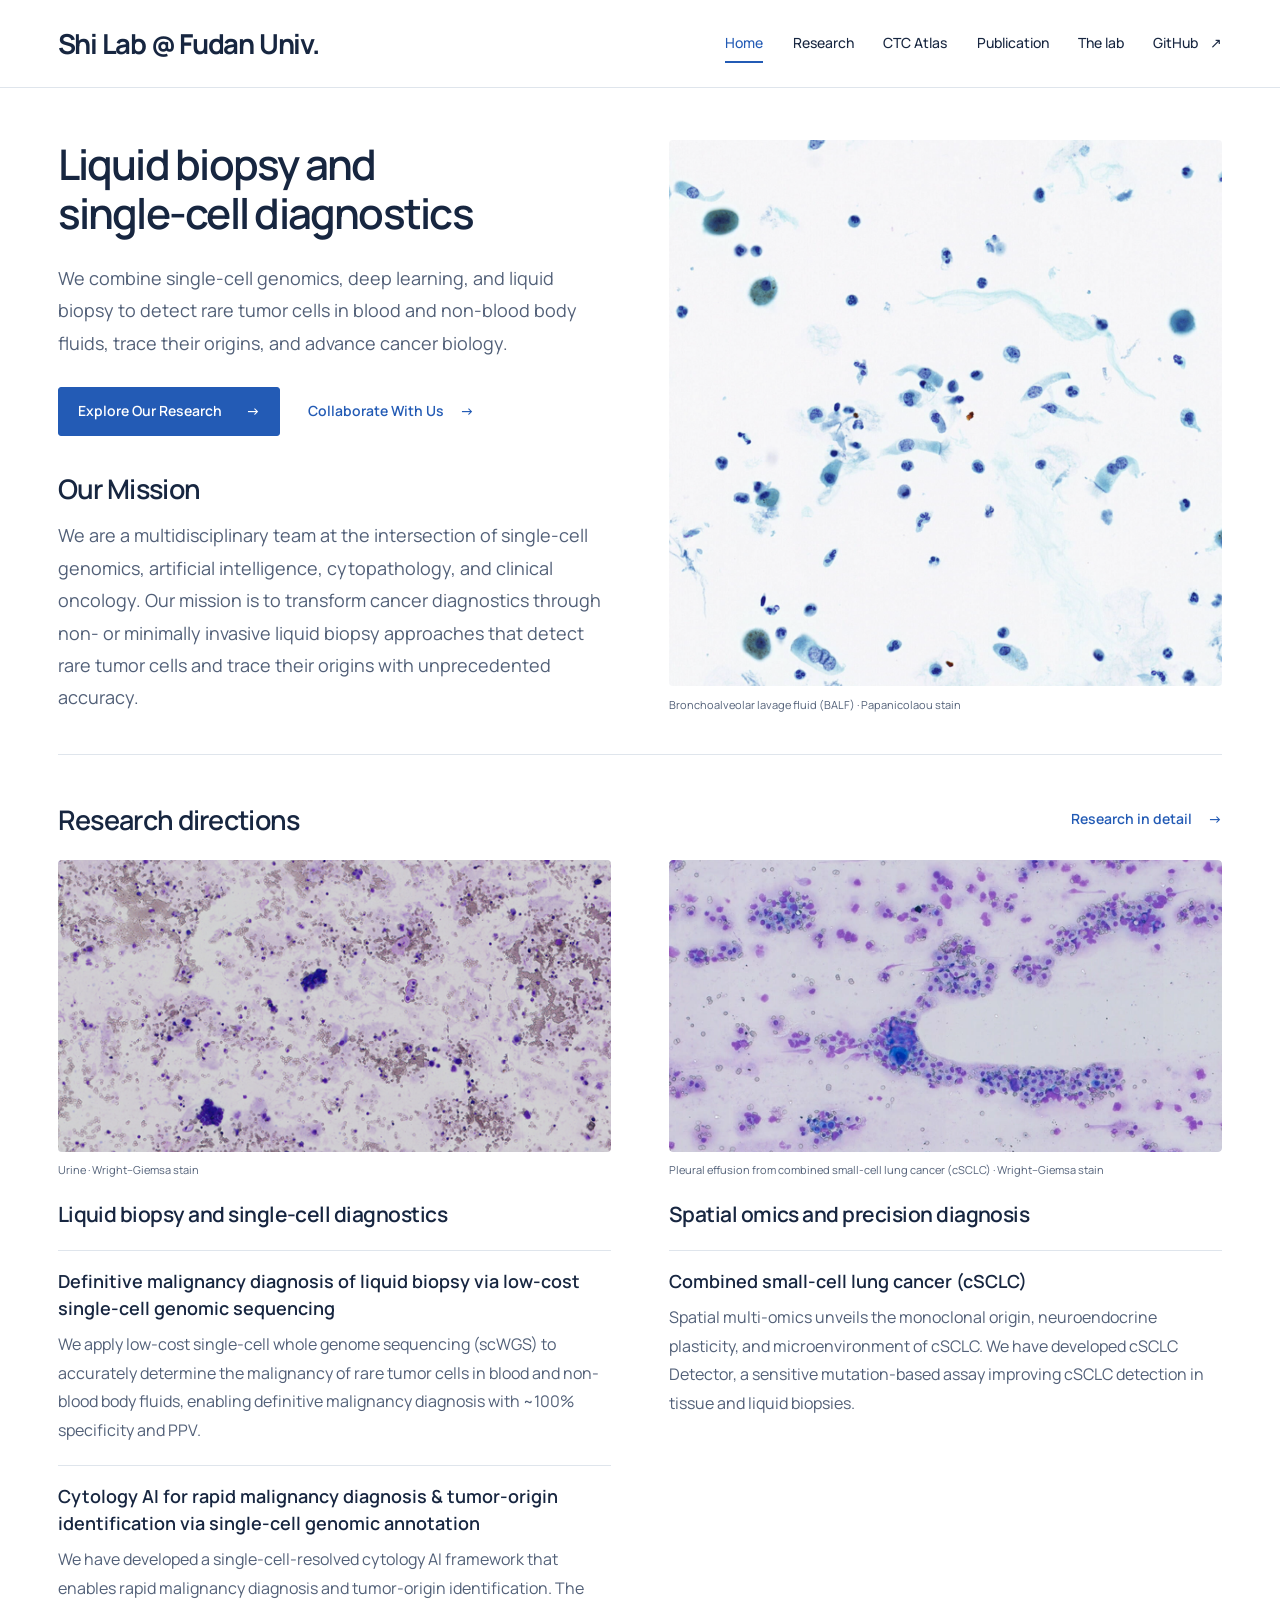
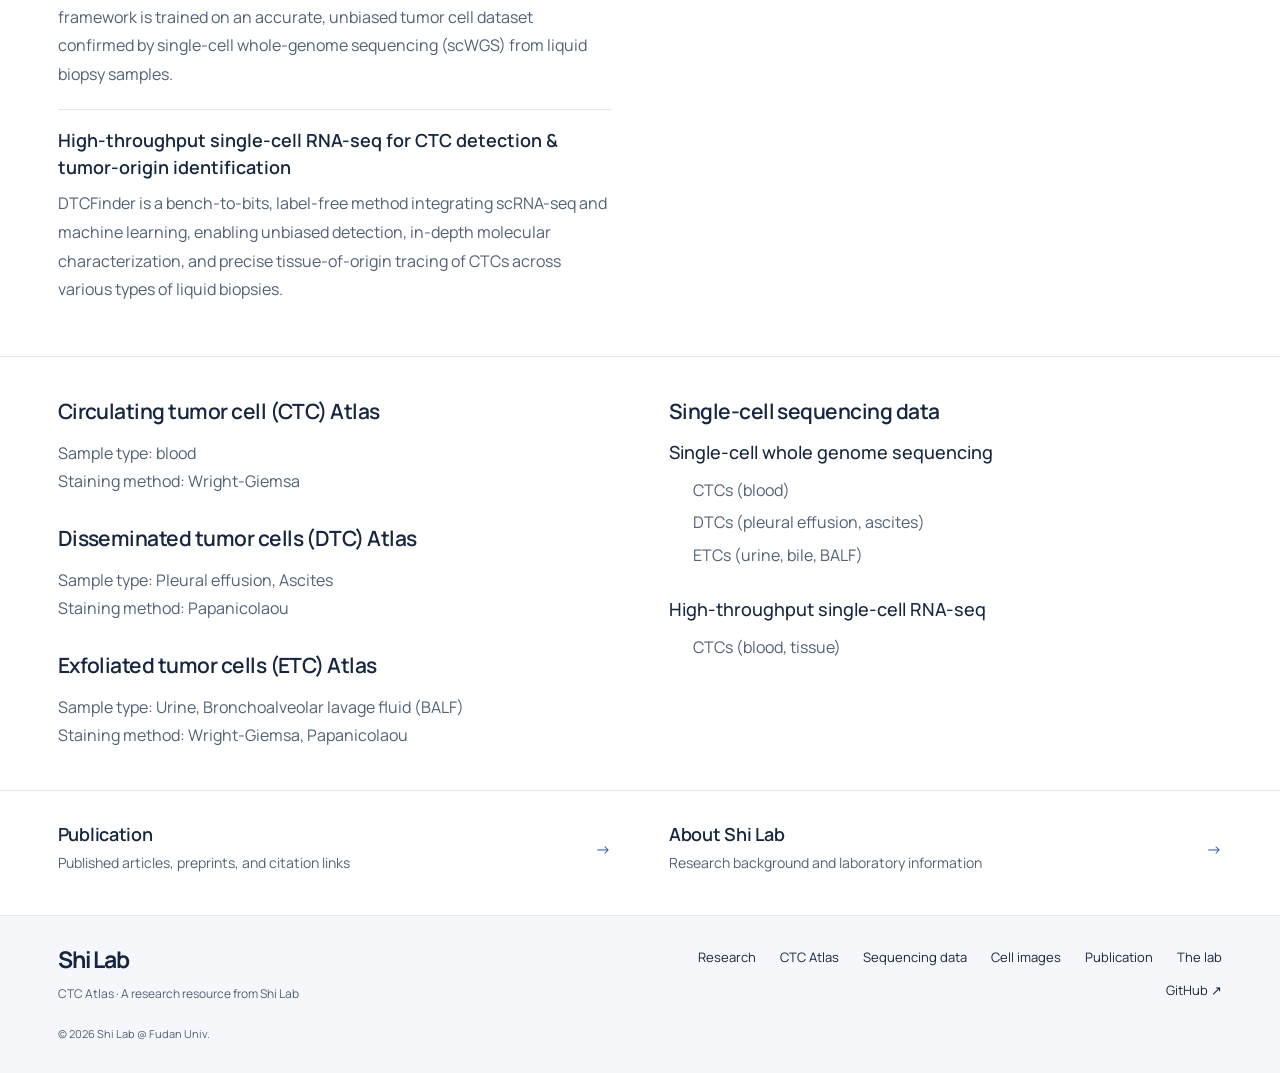
<file: index.html>
<!doctype html>
<html lang="en">
<head>
  <meta charset="UTF-8">
  <meta name="viewport" content="width=device-width, initial-scale=1">
  <meta name="description" content="Shi Lab studies body-fluid tumor cells through single-cell sequencing, cancer-cell images, and computational analysis. Explore our research, publications, and CTC Atlas resources.">
  <meta name="theme-color" content="#172640">
  <title>Shi Lab @ Fudan Univ. — Liquid biopsy and single-cell diagnostics</title>
  <link rel="preconnect" href="https://fonts.googleapis.com">
  <link rel="preconnect" href="https://fonts.gstatic.com" crossorigin>
  <link href="https://fonts.googleapis.com/css2?family=DM+Mono:wght@400;500&family=Manrope:wght@400;500;600;700&display=swap" rel="stylesheet">
  <link rel="stylesheet" href="styles.css?v=20261029-pleural-image">
</head>
<body>
  <a class="skip-link" href="#main-content">Skip to content</a>
  <header class="site-header">
    <a class="brand" href="index.html" aria-label="Shi Lab home"><span class="brand-name">Shi Lab <span class="brand-affiliation">@ Fudan Univ.</span></span><span class="brand-caption">Single-cell biology & liquid biopsy</span></a>
    <button class="menu-toggle" type="button" aria-label="Open navigation" aria-expanded="false" aria-controls="site-nav"><span></span><span></span></button>
    <nav id="site-nav" aria-label="Main navigation"><a href="index.html" aria-current="page">Home</a><a href="research.html">Research</a><a href="atlas.html">CTC Atlas</a><a href="publications.html">Publication</a><a href="lab.html">The lab</a><a class="nav-cta" href="https://github.com/Shilab-CTCAtlas" target="_blank" rel="noreferrer">GitHub <span aria-hidden="true">↗</span></a></nav>
  </header>
  <main id="main-content">
    <section class="home-hero" id="top" aria-labelledby="home-title">
      <div class="hero-intro">
        <div class="hero-copy">
          <h1 id="home-title">Liquid biopsy and<br> single-cell diagnostics</h1>
          <p class="lede">We combine single-cell genomics, deep learning, and liquid biopsy to detect rare tumor cells in blood and non-blood body fluids, trace their origins, and advance cancer biology.</p>
          <div class="hero-actions"><a class="button primary" href="research.html">Explore Our Research <span aria-hidden="true">→</span></a><a class="text-link" href="lab.html">Collaborate With Us <span aria-hidden="true">→</span></a></div>
        </div>
        <section class="home-mission" aria-labelledby="mission-title">
          <h2 id="mission-title">Our Mission</h2>
          <p>We are a multidisciplinary team at the intersection of single-cell genomics, artificial intelligence, cytopathology, and clinical oncology. Our mission is to transform cancer diagnostics through non- or minimally invasive liquid biopsy approaches that detect rare tumor cells and trace their origins with unprecedented accuracy.</p>
        </section>
        <figure class="hero-image">
          <div class="hero-image-frame">
            <picture>
              <source type="image/webp" srcset="assets/images/balf-papanicolaou-shilab-960.webp 960w, assets/images/balf-papanicolaou-shilab-1400.webp 1400w, assets/images/balf-papanicolaou-shilab-1890.webp 1890w" sizes="(max-width:560px) calc(100vw - 44px), (max-width:850px) 91vw, 784px">
              <img src="assets/images/balf-papanicolaou-shilab.png" alt="Shi Lab bronchoalveolar lavage fluid specimen with Papanicolaou staining" width="1890" height="1492" fetchpriority="high" decoding="async">
            </picture>
          </div>
          <figcaption><span>Bronchoalveolar lavage fluid (BALF) · Papanicolaou stain</span></figcaption>
        </figure>
      </div>
      <section class="home-research" id="research" aria-labelledby="research-title">
        <div class="research-heading"><h2 id="research-title">Research directions</h2><a class="text-link" href="research.html">Research in detail <span aria-hidden="true">→</span></a></div>
        <div class="research-themes">
          <article>
            <figure class="reference-image research-image">
              <div class="research-image-crop"><picture><source type="image/webp" srcset="assets/images/urine-wright-giemsa-shilab-640.webp 640w, assets/images/urine-wright-giemsa-shilab-960.webp 960w, assets/images/urine-wright-giemsa-shilab-1280.webp 1280w" sizes="(max-width:560px) calc(100vw - 44px), (max-width:850px) 46vw, (max-width:1784px) 46vw, 850px"><img src="assets/images/urine-wright-giemsa-shilab.png" alt="Shi Lab urine specimen with Wright-Giemsa staining" width="1280" height="659" loading="lazy" decoding="async"></picture></div>
              <figcaption>Urine · Wright–Giemsa stain</figcaption>
            </figure>
            <h3>Liquid biopsy and single-cell diagnostics</h3>
            <div class="research-focus">
              <h4><a href="research.html#rare-cells">Definitive malignancy diagnosis of liquid biopsy via low-cost single-cell genomic sequencing</a></h4>
              <p>We apply low-cost single-cell whole genome sequencing (scWGS) to accurately determine the malignancy of rare tumor cells in blood and non-blood body fluids, enabling definitive malignancy diagnosis with ~100% specificity and PPV.</p>
            </div>
            <div class="research-focus">
              <h4><a href="research.html#cytopathology-ai">Cytology AI for rapid malignancy diagnosis &amp; tumor-origin identification via single-cell genomic annotation</a></h4>
              <p>We have developed a single-cell-resolved cytology AI framework that enables rapid malignancy diagnosis and tumor-origin identification. The framework is trained on an accurate, unbiased tumor cell dataset confirmed by single-cell whole-genome sequencing (scWGS) from liquid biopsy samples.</p>
            </div>
            <div class="research-focus">
              <h4>High-throughput single-cell RNA-seq for CTC detection &amp; tumor-origin identification</h4>
              <p>DTCFinder is a bench-to-bits, label-free method integrating scRNA-seq and machine learning, enabling unbiased detection, in-depth molecular characterization, and precise tissue-of-origin tracing of CTCs across various types of liquid biopsies.</p>
            </div>
          </article>
          <article>
            <figure class="reference-image research-image">
              <div class="research-image-crop research-image-crop--pleural"><picture><source type="image/webp" srcset="assets/images/pleural-effusion-wright-giemsa-shilab-display-640.webp 640w, assets/images/pleural-effusion-wright-giemsa-shilab-display-960.webp 960w, assets/images/pleural-effusion-wright-giemsa-shilab-display-1280.webp 1280w, assets/images/pleural-effusion-wright-giemsa-shilab-display-1779.webp 1779w" sizes="(max-width:560px) calc(100vw - 44px), (max-width:850px) calc(45.5vw - 14px), (max-width:1600px) 43.25vw, (max-width:1784px) calc(50vw - 108px), 784px"><img src="assets/images/pleural-effusion-wright-giemsa-shilab.png" alt="Shi Lab pleural effusion specimen from combined small-cell lung cancer (cSCLC), with Wright-Giemsa staining" width="1779" height="1335" loading="lazy" decoding="async"></picture></div>
              <figcaption>Pleural effusion from combined small-cell lung cancer (cSCLC) · Wright–Giemsa stain</figcaption>
            </figure>
            <h3>Spatial omics and precision diagnosis</h3>
            <div class="research-focus">
              <h4>Combined small-cell lung cancer (cSCLC)</h4>
              <p>Spatial multi-omics unveils the monoclonal origin, neuroendocrine plasticity, and microenvironment of cSCLC. We have developed cSCLC Detector, a sensitive mutation-based assay improving cSCLC detection in tissue and liquid biopsies.</p>
            </div>
          </article>
        </div>
      </section>
    </section>
    <section class="home-resources" id="portal" aria-label="Tumor-cell atlases and sequencing data">
      <div class="resources-inner">
        <div class="atlas-categories">
          <article class="atlas-category">
            <h2><a href="atlas.html">Circulating tumor cell (CTC) Atlas</a></h2>
            <p>Sample type: blood<br>Staining method: Wright-Giemsa</p>
          </article>
          <article class="atlas-category">
            <h2><a href="atlas.html">Disseminated tumor cells (DTC) Atlas</a></h2>
            <p>Sample type: Pleural effusion, Ascites<br>Staining method: Papanicolaou</p>
          </article>
          <article class="atlas-category">
            <h2><a href="atlas.html">Exfoliated tumor cells (ETC) Atlas</a></h2>
            <p>Sample type: Urine, Bronchoalveolar lavage fluid (BALF)<br>Staining method: Wright-Giemsa, Papanicolaou</p>
          </article>
        </div>
        <div class="sequencing-overview">
          <h2><a href="data.html">Single-cell sequencing data</a></h2>
          <section class="sequencing-method" aria-labelledby="scwgs-title">
            <h3 id="scwgs-title">Single-cell whole genome sequencing</h3>
            <ul>
              <li>CTCs (blood)</li>
              <li>DTCs (pleural effusion, ascites)</li>
              <li>ETCs (urine, bile, BALF)</li>
            </ul>
          </section>
          <section class="sequencing-method" aria-labelledby="scrna-title">
            <h3 id="scrna-title">High-throughput single-cell RNA-seq</h3>
            <ul>
              <li>CTCs (blood, tissue)</li>
            </ul>
          </section>
        </div>
      </div>
    </section>
    <section class="home-more home-section" aria-label="More from Shi Lab">
      <a href="publications.html"><div><h2>Publication</h2><p>Published articles, preprints, and citation links</p></div><span aria-hidden="true">→</span></a>
      <a href="lab.html"><div><h2>About Shi Lab</h2><p>Research background and laboratory information</p></div><span aria-hidden="true">→</span></a>
    </section>
  </main>
  <footer class="site-footer"><div><a class="brand footer-brand" href="index.html"><span class="brand-name">Shi Lab</span><span class="brand-caption">Single-cell biology & liquid biopsy</span></a><p>CTC Atlas · A research resource from Shi Lab</p></div><div class="footer-links"><a href="research.html">Research</a><a href="atlas.html">CTC Atlas</a><a href="data.html">Sequencing data</a><a href="gallery.html">Cell images</a><a href="publications.html">Publication</a><a href="lab.html">The lab</a><a href="https://github.com/Shilab-CTCAtlas" target="_blank" rel="noreferrer">GitHub ↗</a></div><small>© <span id="year"></span> Shi Lab @ Fudan Univ.</small></footer>
  <script src="script.js?v=20261028-home-columns"></script>
</body>
</html>
</file>
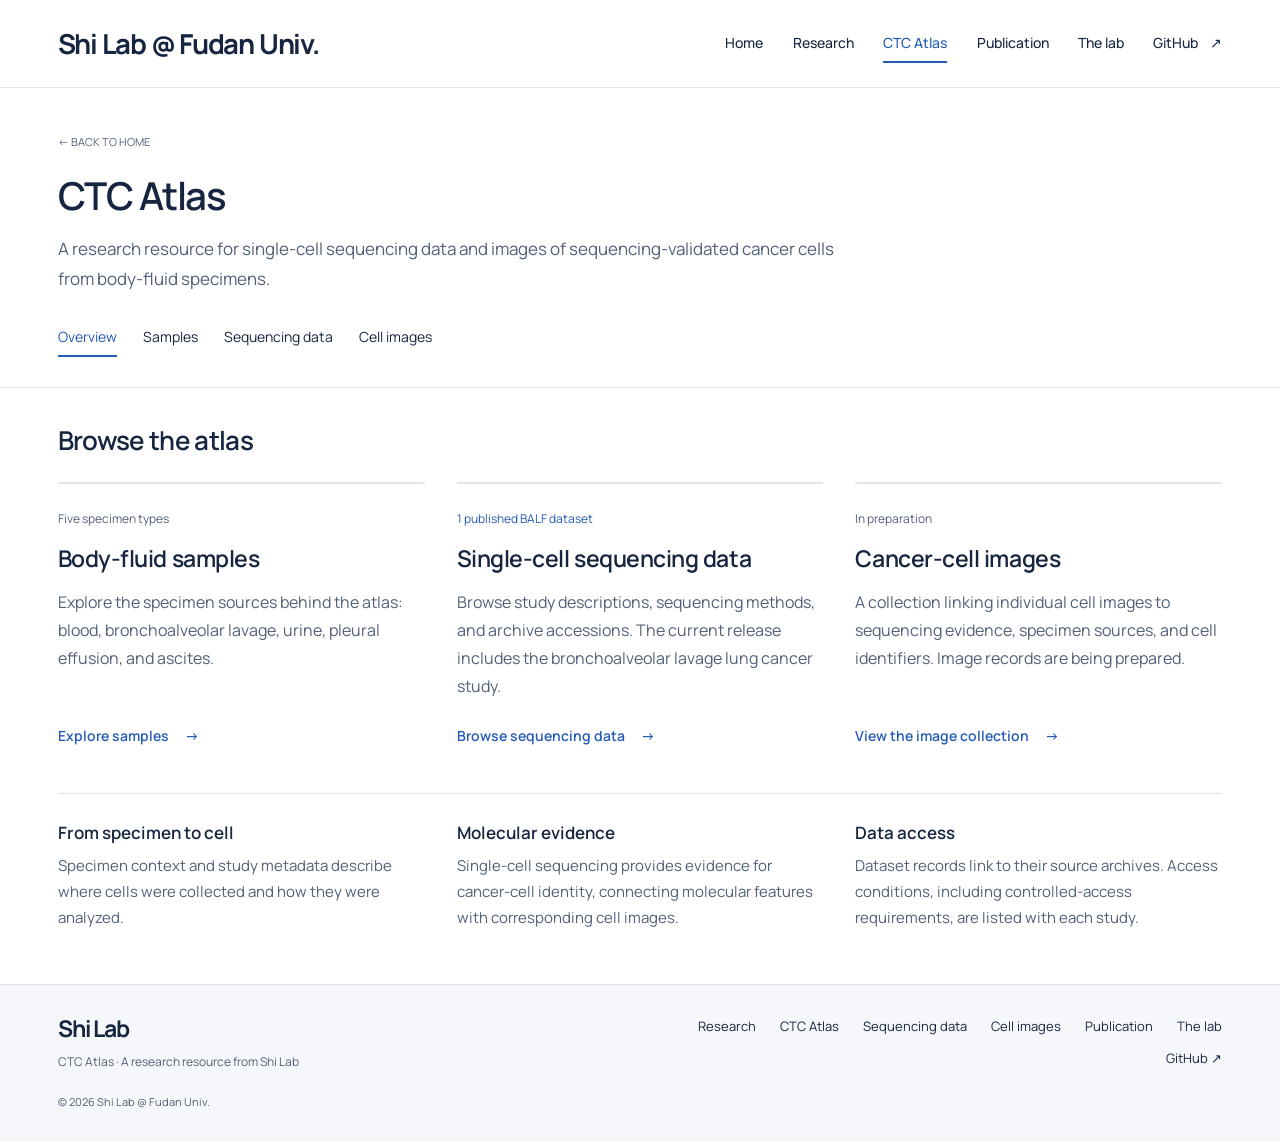
<file: atlas.html>
<!doctype html>
<html lang="en">
<head>
  <meta charset="UTF-8">
  <meta name="viewport" content="width=device-width, initial-scale=1">
  <meta name="description" content="Explore body-fluid specimen sources, single-cell sequencing datasets, and the developing collection of sequencing-validated cancer-cell images.">
  <meta name="theme-color" content="#172640">
  <title>CTC Atlas — Shi Lab</title>
  <link rel="preconnect" href="https://fonts.googleapis.com">
  <link rel="preconnect" href="https://fonts.gstatic.com" crossorigin>
  <link href="https://fonts.googleapis.com/css2?family=DM+Mono:wght@400;500&family=Manrope:wght@400;500;600;700&display=swap" rel="stylesheet">
  <link rel="stylesheet" href="styles.css?v=20261028-layout">
</head>
<body>
  <a class="skip-link" href="#main-content">Skip to content</a>
  <header class="site-header">
    <a class="brand" href="index.html" aria-label="Shi Lab home"><span class="brand-name">Shi Lab <span class="brand-affiliation">@ Fudan Univ.</span></span><span class="brand-caption">Single-cell biology & liquid biopsy</span></a>
    <button class="menu-toggle" type="button" aria-label="Open navigation" aria-expanded="false" aria-controls="site-nav"><span></span><span></span></button>
    <nav id="site-nav" aria-label="Main navigation"><a href="index.html">Home</a><a href="research.html">Research</a><a href="atlas.html" aria-current="page">CTC Atlas</a><a href="publications.html">Publication</a><a href="lab.html">The lab</a><a class="nav-cta" href="https://github.com/Shilab-CTCAtlas" target="_blank" rel="noreferrer">GitHub <span aria-hidden="true">↗</span></a></nav>
  </header>
  <main id="main-content">
    <section class="page-hero">
      <a class="back" href="index.html">← BACK TO HOME</a>
      <h1>CTC Atlas</h1>
      <p>A research resource for single-cell sequencing data and images of sequencing-validated cancer cells from body-fluid specimens.</p>
      <nav class="resource-nav" aria-label="Atlas sections"><a href="atlas.html" aria-current="page">Overview</a><a href="biology.html">Samples</a><a href="data.html">Sequencing data</a><a href="gallery.html">Cell images</a></nav>
    </section>
    <section class="catalog" aria-labelledby="atlas-browse-title">
      <div class="catalog-head"><h2 id="atlas-browse-title">Browse the atlas</h2></div>
      <div class="atlas-resources">
        <article class="atlas-card">
          <span class="resource-state">Five specimen types</span>
          <h3>Body-fluid samples</h3>
          <p>Explore the specimen sources behind the atlas: blood, bronchoalveolar lavage, urine, pleural effusion, and ascites.</p>
          <a class="text-link" href="biology.html">Explore samples <span aria-hidden="true">→</span></a>
        </article>
        <article class="atlas-card">
          <span class="resource-state available">1 published BALF dataset</span>
          <h3>Single-cell sequencing data</h3>
          <p>Browse study descriptions, sequencing methods, and archive accessions. The current release includes the bronchoalveolar lavage lung cancer study.</p>
          <a class="text-link" href="data.html">Browse sequencing data <span aria-hidden="true">→</span></a>
        </article>
        <article class="atlas-card">
          <span class="resource-state">In preparation</span>
          <h3>Cancer-cell images</h3>
          <p>A collection linking individual cell images to sequencing evidence, specimen sources, and cell identifiers. Image records are being prepared.</p>
          <a class="text-link" href="gallery.html">View the image collection <span aria-hidden="true">→</span></a>
        </article>
      </div>
      <div class="resource-explainer">
        <article><h3>From specimen to cell</h3><p>Specimen context and study metadata describe where cells were collected and how they were analyzed.</p></article>
        <article><h3>Molecular evidence</h3><p>Single-cell sequencing provides evidence for cancer-cell identity, connecting molecular features with corresponding cell images.</p></article>
        <article><h3>Data access</h3><p>Dataset records link to their source archives. Access conditions, including controlled-access requirements, are listed with each study.</p></article>
      </div>
    </section>
  </main>
  <footer class="site-footer"><div><a class="brand footer-brand" href="index.html"><span class="brand-name">Shi Lab</span><span class="brand-caption">Single-cell biology & liquid biopsy</span></a><p>CTC Atlas · A research resource from Shi Lab</p></div><div class="footer-links"><a href="research.html">Research</a><a href="atlas.html">CTC Atlas</a><a href="data.html">Sequencing data</a><a href="gallery.html">Cell images</a><a href="publications.html">Publication</a><a href="lab.html">The lab</a><a href="https://github.com/Shilab-CTCAtlas" target="_blank" rel="noreferrer">GitHub ↗</a></div><small>© <span id="year"></span> Shi Lab @ Fudan Univ.</small></footer>
  <script src="script.js"></script>
</body>
</html>
</file>
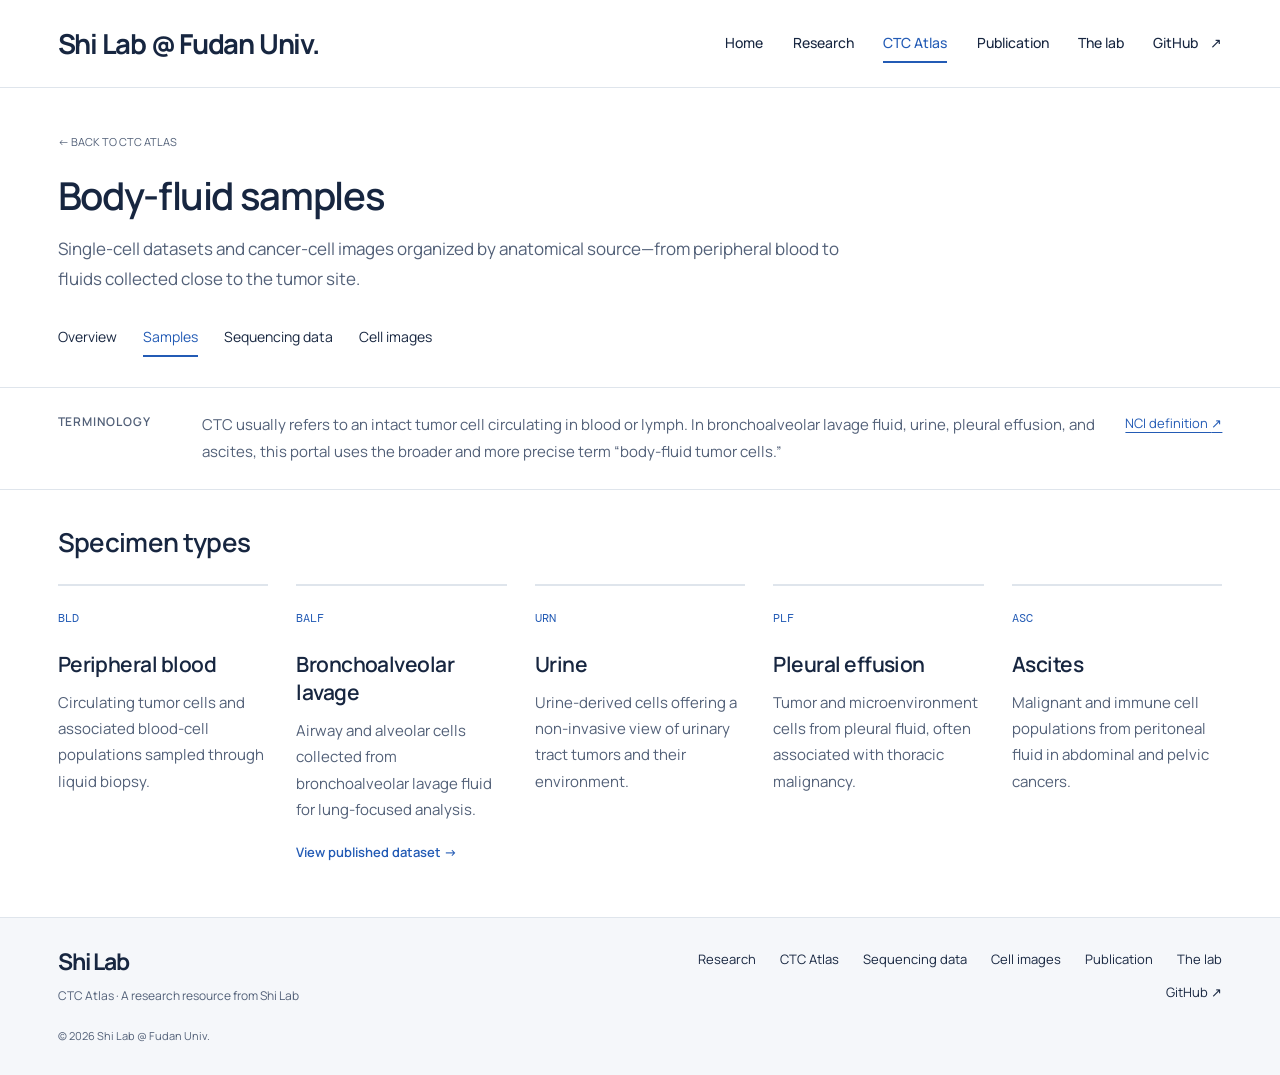
<file: biology.html>
<!doctype html>
<html lang="en"><head><meta charset="UTF-8"><meta name="viewport" content="width=device-width,initial-scale=1"><meta name="description" content="Body-fluid sample atlas for single-cell cancer research"><title>Body-fluid Samples — CTC Atlas</title><link rel="preconnect" href="https://fonts.googleapis.com"><link rel="preconnect" href="https://fonts.gstatic.com" crossorigin><link href="https://fonts.googleapis.com/css2?family=DM+Mono:wght@400;500&family=Manrope:wght@400;500;600;700&display=swap" rel="stylesheet"><link rel="stylesheet" href="styles.css?v=20261028-layout"></head>
<body><a class="skip-link" href="#main-content">Skip to content</a>
<header class="site-header"><a class="brand" href="index.html" aria-label="Shi Lab home"><span class="brand-name">Shi Lab <span class="brand-affiliation">@ Fudan Univ.</span></span><span class="brand-caption">Single-cell biology & liquid biopsy</span></a><button class="menu-toggle" type="button" aria-label="Open navigation" aria-expanded="false" aria-controls="site-nav"><span></span><span></span></button><nav id="site-nav" aria-label="Main navigation"><a href="index.html">Home</a><a href="research.html">Research</a><a href="atlas.html" aria-current="location">CTC Atlas</a><a href="publications.html">Publication</a><a href="lab.html">The lab</a><a class="nav-cta" href="https://github.com/Shilab-CTCAtlas" target="_blank" rel="noreferrer">GitHub <span aria-hidden="true">↗</span></a></nav></header>
<main id="main-content">
  <section class="page-hero biology-hero"><a class="back" href="atlas.html">← BACK TO CTC ATLAS</a><h1>Body-fluid samples</h1><p>Single-cell datasets and cancer-cell images organized by anatomical source—from peripheral blood to fluids collected close to the tumor site.</p><nav class="resource-nav" aria-label="Atlas sections"><a href="atlas.html">Overview</a><a href="biology.html" aria-current="page">Samples</a><a href="data.html">Sequencing data</a><a href="gallery.html">Cell images</a></nav></section>
  <section class="definition-band"><p class="section-tag">Terminology</p><p>CTC usually refers to an intact tumor cell circulating in blood or lymph. In bronchoalveolar lavage fluid, urine, pleural effusion, and ascites, this portal uses the broader and more precise term “body-fluid tumor cells.”</p><a href="https://www.cancer.gov/publications/dictionaries/cancer-terms/def/circulating-tumor-cell" target="_blank" rel="noreferrer">NCI definition <span>↗</span></a></section>
  <section class="journey sample-section"><div class="catalog-head"><div><h2>Specimen types</h2></div></div><div class="sample-grid">
    <article><span class="sample-code">BLD</span><h3>Peripheral blood</h3><p>Circulating tumor cells and associated blood-cell populations sampled through liquid biopsy.</p></article>
    <article><span class="sample-code">BALF</span><h3>Bronchoalveolar lavage</h3><p>Airway and alveolar cells collected from bronchoalveolar lavage fluid for lung-focused analysis.</p><a class="text-link" href="data.html">View published dataset →</a></article>
    <article><span class="sample-code">URN</span><h3>Urine</h3><p>Urine-derived cells offering a non-invasive view of urinary tract tumors and their environment.</p></article>
    <article><span class="sample-code">PLF</span><h3>Pleural effusion</h3><p>Tumor and microenvironment cells from pleural fluid, often associated with thoracic malignancy.</p></article>
    <article><span class="sample-code">ASC</span><h3>Ascites</h3><p>Malignant and immune cell populations from peritoneal fluid in abdominal and pelvic cancers.</p></article>
  </div></section>
  </main>
<footer class="site-footer"><div><a class="brand footer-brand" href="index.html"><span class="brand-name">Shi Lab</span><span class="brand-caption">Single-cell biology & liquid biopsy</span></a><p>CTC Atlas · A research resource from Shi Lab</p></div><div class="footer-links"><a href="research.html">Research</a><a href="atlas.html">CTC Atlas</a><a href="data.html">Sequencing data</a><a href="gallery.html">Cell images</a><a href="publications.html">Publication</a><a href="lab.html">The lab</a><a href="https://github.com/Shilab-CTCAtlas" target="_blank" rel="noreferrer">GitHub ↗</a></div><small>© <span id="year"></span> Shi Lab @ Fudan Univ.</small></footer><script src="script.js"></script></body></html>
</file>
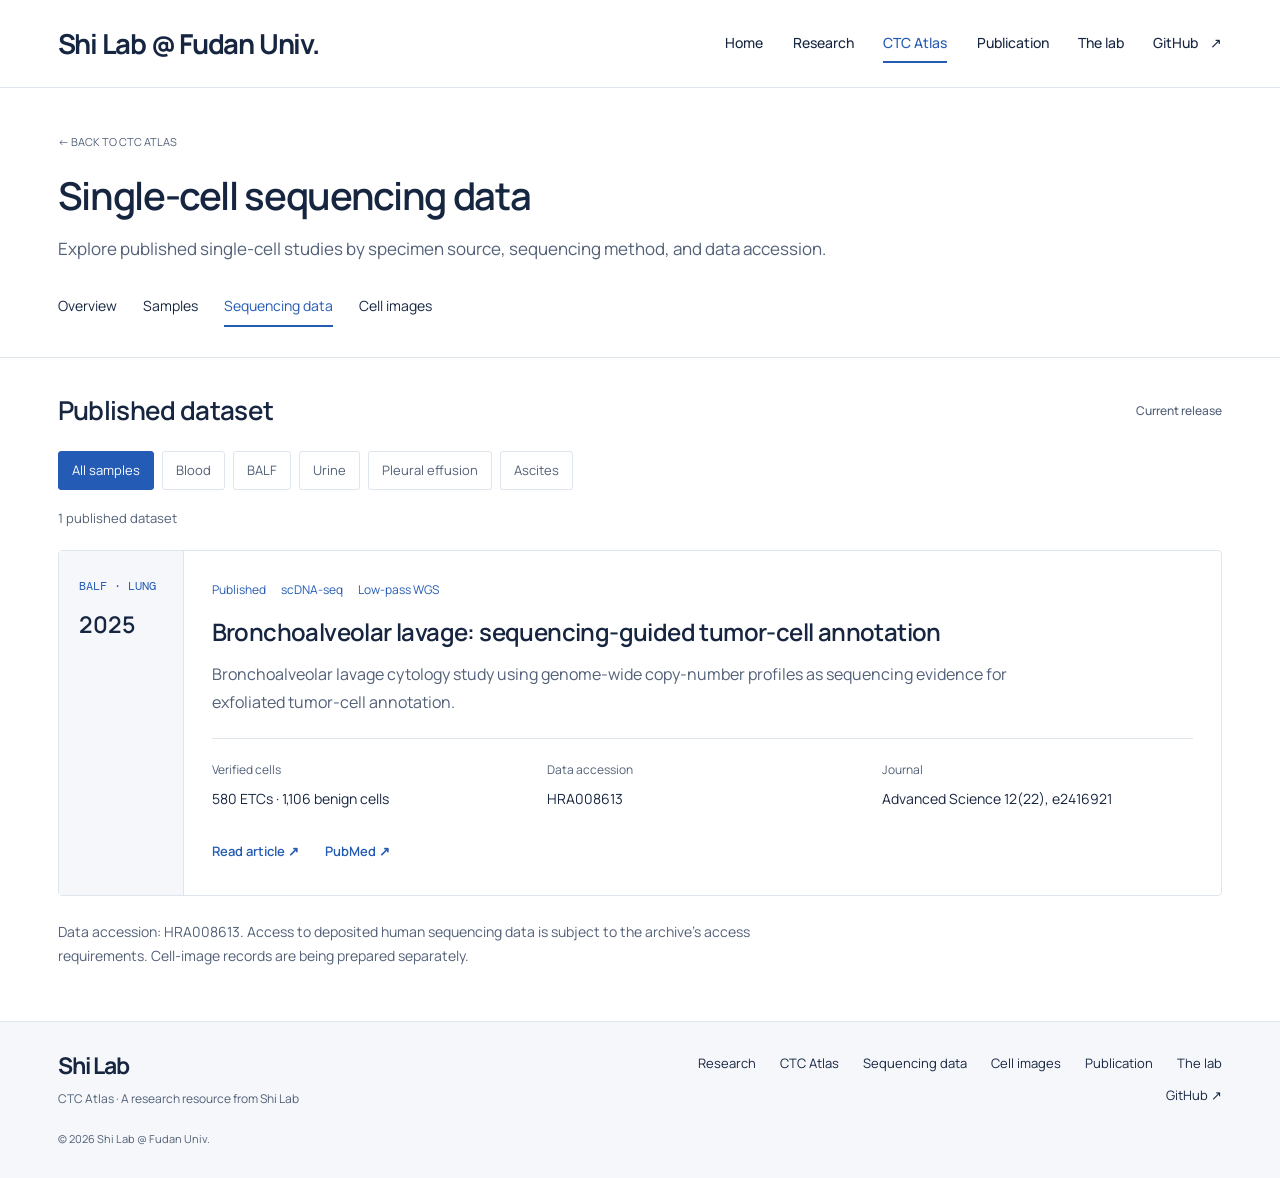
<file: data.html>
<!doctype html>
<html lang="en"><head><meta charset="UTF-8"><meta name="viewport" content="width=device-width,initial-scale=1"><meta name="description" content="Single-cell sequencing data from body-fluid cancer samples"><title>Single-cell Data — CTC Atlas</title><link rel="preconnect" href="https://fonts.googleapis.com"><link rel="preconnect" href="https://fonts.gstatic.com" crossorigin><link href="https://fonts.googleapis.com/css2?family=DM+Mono:wght@400;500&family=Manrope:wght@400;500;600;700&display=swap" rel="stylesheet"><link rel="stylesheet" href="styles.css?v=20261028-layout"></head>
<body><a class="skip-link" href="#main-content">Skip to content</a>
<header class="site-header"><a class="brand" href="index.html" aria-label="Shi Lab home"><span class="brand-name">Shi Lab <span class="brand-affiliation">@ Fudan Univ.</span></span><span class="brand-caption">Single-cell biology & liquid biopsy</span></a><button class="menu-toggle" type="button" aria-label="Open navigation" aria-expanded="false" aria-controls="site-nav"><span></span><span></span></button><nav id="site-nav" aria-label="Main navigation"><a href="index.html">Home</a><a href="research.html">Research</a><a href="atlas.html" aria-current="location">CTC Atlas</a><a href="publications.html">Publication</a><a href="lab.html">The lab</a><a class="nav-cta" href="https://github.com/Shilab-CTCAtlas" target="_blank" rel="noreferrer">GitHub <span aria-hidden="true">↗</span></a></nav></header>
<main id="main-content">
  <section class="page-hero"><a class="back" href="atlas.html">← BACK TO CTC ATLAS</a><h1>Single-cell sequencing data</h1><p>Explore published single-cell studies by specimen source, sequencing method, and data accession.</p><nav class="resource-nav" aria-label="Atlas sections"><a href="atlas.html">Overview</a><a href="biology.html">Samples</a><a href="data.html" aria-current="page">Sequencing data</a><a href="gallery.html">Cell images</a></nav></section>
  <section class="catalog"><div class="catalog-head"><div><h2>Published dataset</h2></div><span class="status">Current release</span></div><div class="fluid-filters" aria-label="Filter datasets by specimen"><button type="button" data-specimen-filter="all" aria-pressed="true">All samples</button><button type="button" data-specimen-filter="blood" aria-pressed="false">Blood</button><button type="button" data-specimen-filter="balf" aria-pressed="false">BALF</button><button type="button" data-specimen-filter="urine" aria-pressed="false">Urine</button><button type="button" data-specimen-filter="pleural" aria-pressed="false">Pleural effusion</button><button type="button" data-specimen-filter="ascites" aria-pressed="false">Ascites</button></div><p class="filter-summary" aria-live="polite">1 published dataset</p>
  <div class="dataset-results">
  <article class="dataset-record" data-specimen="balf"><div class="dataset-side"><span class="sample-code">BALF · LUNG</span><strong>2025</strong></div><div class="dataset-main"><div class="dataset-tags"><span>Published</span><span>scDNA-seq</span><span>Low-pass WGS</span></div><h3>Bronchoalveolar lavage: sequencing-guided tumor-cell annotation</h3><p>Bronchoalveolar lavage cytology study using genome-wide copy-number profiles as sequencing evidence for exfoliated tumor-cell annotation.</p><dl><div><dt>Verified cells</dt><dd>580 ETCs · 1,106 benign cells</dd></div><div><dt>Data accession</dt><dd>HRA008613</dd></div><div><dt>Journal</dt><dd>Advanced Science 12(22), e2416921</dd></div></dl><div class="dataset-actions"><a href="https://doi.org/10.1002/advs.202416921" target="_blank" rel="noreferrer">Read article <span>↗</span></a><a href="https://pubmed.ncbi.nlm.nih.gov/40231585/" target="_blank" rel="noreferrer">PubMed <span>↗</span></a></div></div></article>
  <div class="empty-state dataset-empty" hidden><span>Collection in preparation</span><h3>No published datasets for this specimen yet</h3><p>Choose All samples or BALF to view the available study.</p></div>
  </div>
  <p class="catalog-note">Data accession: HRA008613. Access to deposited human sequencing data is subject to the archive's access requirements. Cell-image records are being prepared separately.</p>
  </section>
</main>
<footer class="site-footer"><div><a class="brand footer-brand" href="index.html"><span class="brand-name">Shi Lab</span><span class="brand-caption">Single-cell biology & liquid biopsy</span></a><p>CTC Atlas · A research resource from Shi Lab</p></div><div class="footer-links"><a href="research.html">Research</a><a href="atlas.html">CTC Atlas</a><a href="data.html">Sequencing data</a><a href="gallery.html">Cell images</a><a href="publications.html">Publication</a><a href="lab.html">The lab</a><a href="https://github.com/Shilab-CTCAtlas" target="_blank" rel="noreferrer">GitHub ↗</a></div><small>© <span id="year"></span> Shi Lab @ Fudan Univ.</small></footer><script src="script.js"></script></body></html>
</file>
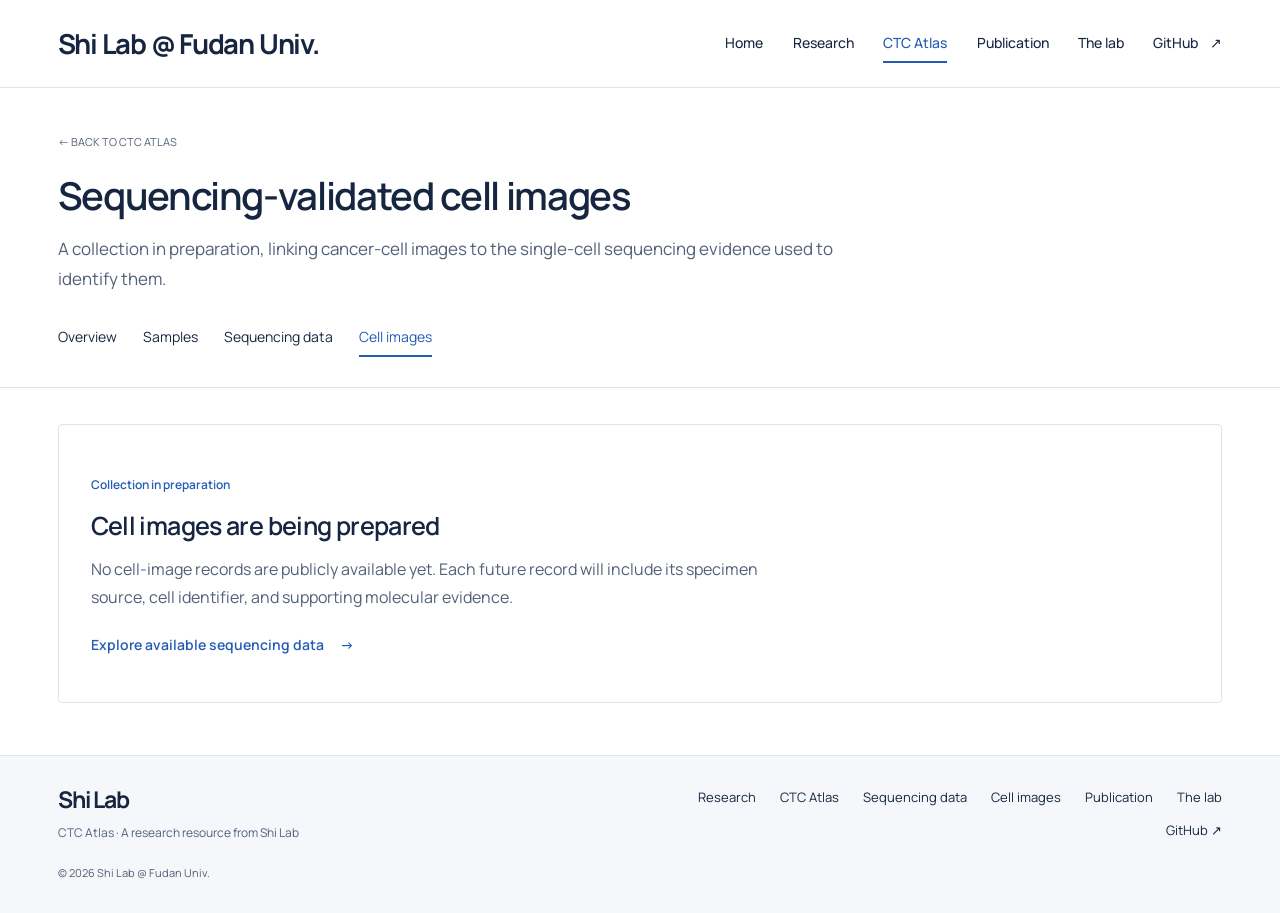
<file: gallery.html>
<!doctype html>
<html lang="en"><head><meta charset="UTF-8"><meta name="viewport" content="width=device-width,initial-scale=1"><meta name="description" content="Sequencing-validated cancer-cell images from body-fluid samples"><title>Verified Cell Images — CTC Atlas</title><link rel="preconnect" href="https://fonts.googleapis.com"><link rel="preconnect" href="https://fonts.gstatic.com" crossorigin><link href="https://fonts.googleapis.com/css2?family=DM+Mono:wght@400;500&family=Manrope:wght@400;500;600;700&display=swap" rel="stylesheet"><link rel="stylesheet" href="styles.css?v=20261028-layout"></head>
<body><a class="skip-link" href="#main-content">Skip to content</a>
<header class="site-header"><a class="brand" href="index.html" aria-label="Shi Lab home"><span class="brand-name">Shi Lab <span class="brand-affiliation">@ Fudan Univ.</span></span><span class="brand-caption">Single-cell biology & liquid biopsy</span></a><button class="menu-toggle" type="button" aria-label="Open navigation" aria-expanded="false" aria-controls="site-nav"><span></span><span></span></button><nav id="site-nav" aria-label="Main navigation"><a href="index.html">Home</a><a href="research.html">Research</a><a href="atlas.html" aria-current="location">CTC Atlas</a><a href="publications.html">Publication</a><a href="lab.html">The lab</a><a class="nav-cta" href="https://github.com/Shilab-CTCAtlas" target="_blank" rel="noreferrer">GitHub <span aria-hidden="true">↗</span></a></nav></header>
<main id="main-content"><section class="page-hero"><a class="back" href="atlas.html">← BACK TO CTC ATLAS</a><h1>Sequencing-validated cell images</h1><p>A collection in preparation, linking cancer-cell images to the single-cell sequencing evidence used to identify them.</p><nav class="resource-nav" aria-label="Atlas sections"><a href="atlas.html">Overview</a><a href="biology.html">Samples</a><a href="data.html">Sequencing data</a><a href="gallery.html" aria-current="page">Cell images</a></nav></section>
<section class="catalog"><div class="empty-state"><span>Collection in preparation</span><h2>Cell images are being prepared</h2><p>No cell-image records are publicly available yet. Each future record will include its specimen source, cell identifier, and supporting molecular evidence.</p><a class="text-link" href="data.html">Explore available sequencing data <span aria-hidden="true">→</span></a></div></section></main>
<footer class="site-footer"><div><a class="brand footer-brand" href="index.html"><span class="brand-name">Shi Lab</span><span class="brand-caption">Single-cell biology & liquid biopsy</span></a><p>CTC Atlas · A research resource from Shi Lab</p></div><div class="footer-links"><a href="research.html">Research</a><a href="atlas.html">CTC Atlas</a><a href="data.html">Sequencing data</a><a href="gallery.html">Cell images</a><a href="publications.html">Publication</a><a href="lab.html">The lab</a><a href="https://github.com/Shilab-CTCAtlas" target="_blank" rel="noreferrer">GitHub ↗</a></div><small>© <span id="year"></span> Shi Lab @ Fudan Univ.</small></footer><script src="script.js"></script></body></html>
</file>
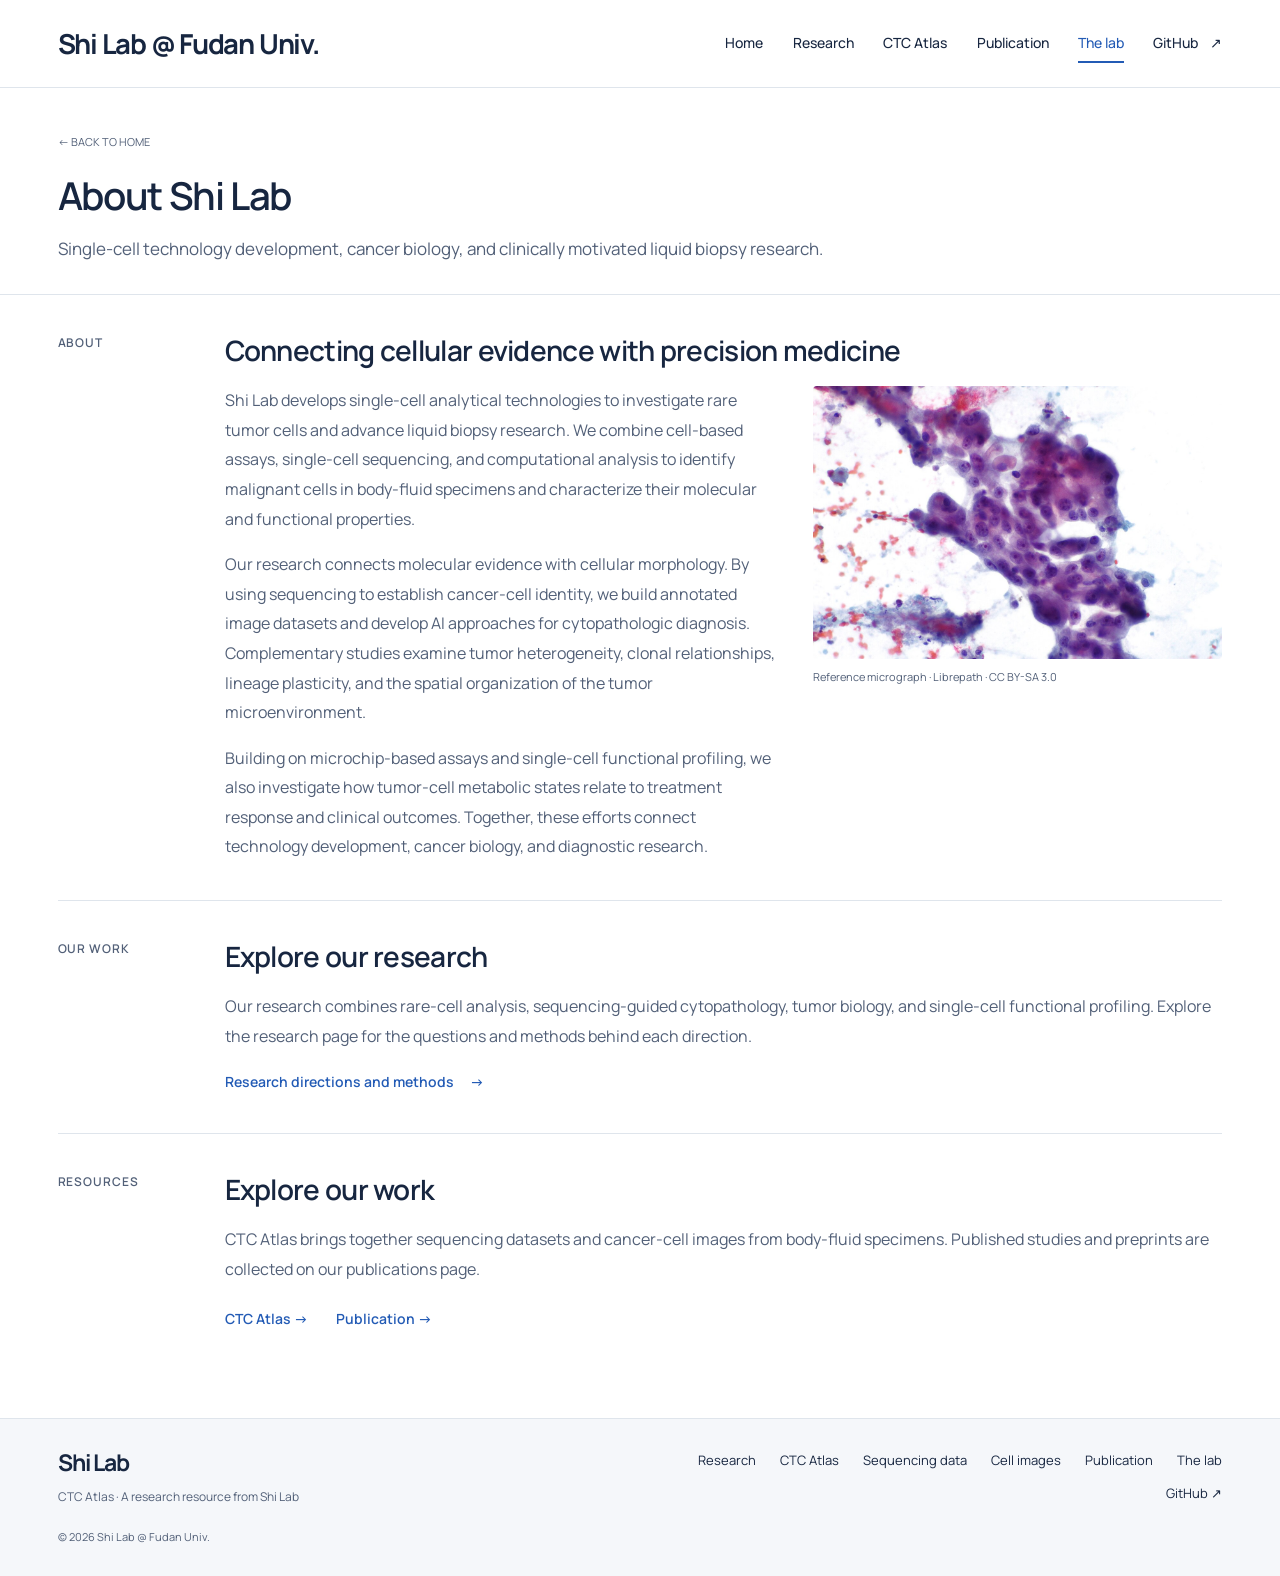
<file: lab.html>
<!doctype html><html lang="en"><head><meta charset="UTF-8"><meta name="viewport" content="width=device-width,initial-scale=1"><meta name="description" content="Shi Lab develops single-cell technologies for rare tumor-cell identification, sequencing-guided cytopathology, cancer biology, and liquid biopsy research."><title>The Lab — CTC Atlas</title><link rel="preconnect" href="https://fonts.googleapis.com"><link rel="preconnect" href="https://fonts.gstatic.com" crossorigin><link href="https://fonts.googleapis.com/css2?family=DM+Mono:wght@400;500&family=Manrope:wght@400;500;600;700&display=swap" rel="stylesheet"><link rel="stylesheet" href="styles.css?v=20261028-layout"></head><body><a class="skip-link" href="#main-content">Skip to content</a>
<header class="site-header"><a class="brand" href="index.html" aria-label="Shi Lab home"><span class="brand-name">Shi Lab <span class="brand-affiliation">@ Fudan Univ.</span></span><span class="brand-caption">Single-cell biology & liquid biopsy</span></a><button class="menu-toggle" type="button" aria-label="Open navigation" aria-expanded="false" aria-controls="site-nav"><span></span><span></span></button><nav id="site-nav" aria-label="Main navigation"><a href="index.html">Home</a><a href="research.html">Research</a><a href="atlas.html">CTC Atlas</a><a href="publications.html">Publication</a><a href="lab.html" aria-current="page">The lab</a><a class="nav-cta" href="https://github.com/Shilab-CTCAtlas" target="_blank" rel="noreferrer">GitHub <span aria-hidden="true">↗</span></a></nav></header>
<main id="main-content"><section class="page-hero"><a class="back" href="index.html">← BACK TO HOME</a><h1>About Shi Lab</h1><p>Single-cell technology development, cancer biology, and clinically motivated liquid biopsy research.</p></section><div class="lab-sections">
<section class="lab-section lab-overview" id="overview">
  <p class="section-tag">About</p>
  <div>
    <h2>Connecting cellular evidence with precision medicine</h2>
    <div class="lab-overview-layout">
      <div class="lab-overview-copy">
        <p>Shi Lab develops single-cell analytical technologies to investigate rare tumor cells and advance liquid biopsy research. We combine cell-based assays, single-cell sequencing, and computational analysis to identify malignant cells in body-fluid specimens and characterize their molecular and functional properties.</p>
        <p>Our research connects molecular evidence with cellular morphology. By using sequencing to establish cancer-cell identity, we build annotated image datasets and develop AI approaches for cytopathologic diagnosis. Complementary studies examine tumor heterogeneity, clonal relationships, lineage plasticity, and the spatial organization of the tumor microenvironment.</p>
        <p>Building on microchip-based assays and single-cell functional profiling, we also investigate how tumor-cell metabolic states relate to treatment response and clinical outcomes. Together, these efforts connect technology development, cancer biology, and diagnostic research.</p>
      </div>
      <figure class="reference-image lab-overview-image"><img src="assets/images/lab-cell-reference.jpg" alt="Reference micrograph of lung adenocarcinoma cells; not a Shi Lab specimen" width="1280" height="853" loading="lazy" decoding="async"><figcaption>Reference micrograph · <a href="https://commons.wikimedia.org/wiki/File:Lung_adenocarcinoma_-_Pap_stain_--_high_mag.jpg" target="_blank" rel="noreferrer">Librepath</a> · <a href="https://creativecommons.org/licenses/by-sa/3.0/" target="_blank" rel="noreferrer">CC BY-SA 3.0</a></figcaption></figure>
    </div>
  </div>
</section>
<section class="lab-section" id="research"><p class="section-tag">Our work</p><div><h2>Explore our research</h2><p>Our research combines rare-cell analysis, sequencing-guided cytopathology, tumor biology, and single-cell functional profiling. Explore the research page for the questions and methods behind each direction.</p><a class="text-link" href="research.html">Research directions and methods <span aria-hidden="true">→</span></a></div></section>
<section class="lab-section" id="resources"><p class="section-tag">Resources</p><div><h2>Explore our work</h2><p>CTC Atlas brings together sequencing datasets and cancer-cell images from body-fluid specimens. Published studies and preprints are collected on our publications page.</p><div class="lab-resource-links"><a class="text-link" href="atlas.html">CTC Atlas →</a><a class="text-link" href="publications.html">Publication →</a></div></div></section></div></main>
<footer class="site-footer"><div><a class="brand footer-brand" href="index.html"><span class="brand-name">Shi Lab</span><span class="brand-caption">Single-cell biology & liquid biopsy</span></a><p>CTC Atlas · A research resource from Shi Lab</p></div><div class="footer-links"><a href="research.html">Research</a><a href="atlas.html">CTC Atlas</a><a href="data.html">Sequencing data</a><a href="gallery.html">Cell images</a><a href="publications.html">Publication</a><a href="lab.html">The lab</a><a href="https://github.com/Shilab-CTCAtlas" target="_blank" rel="noreferrer">GitHub ↗</a></div><small>© <span id="year"></span> Shi Lab @ Fudan Univ.</small></footer><script src="script.js"></script></body></html>
</file>
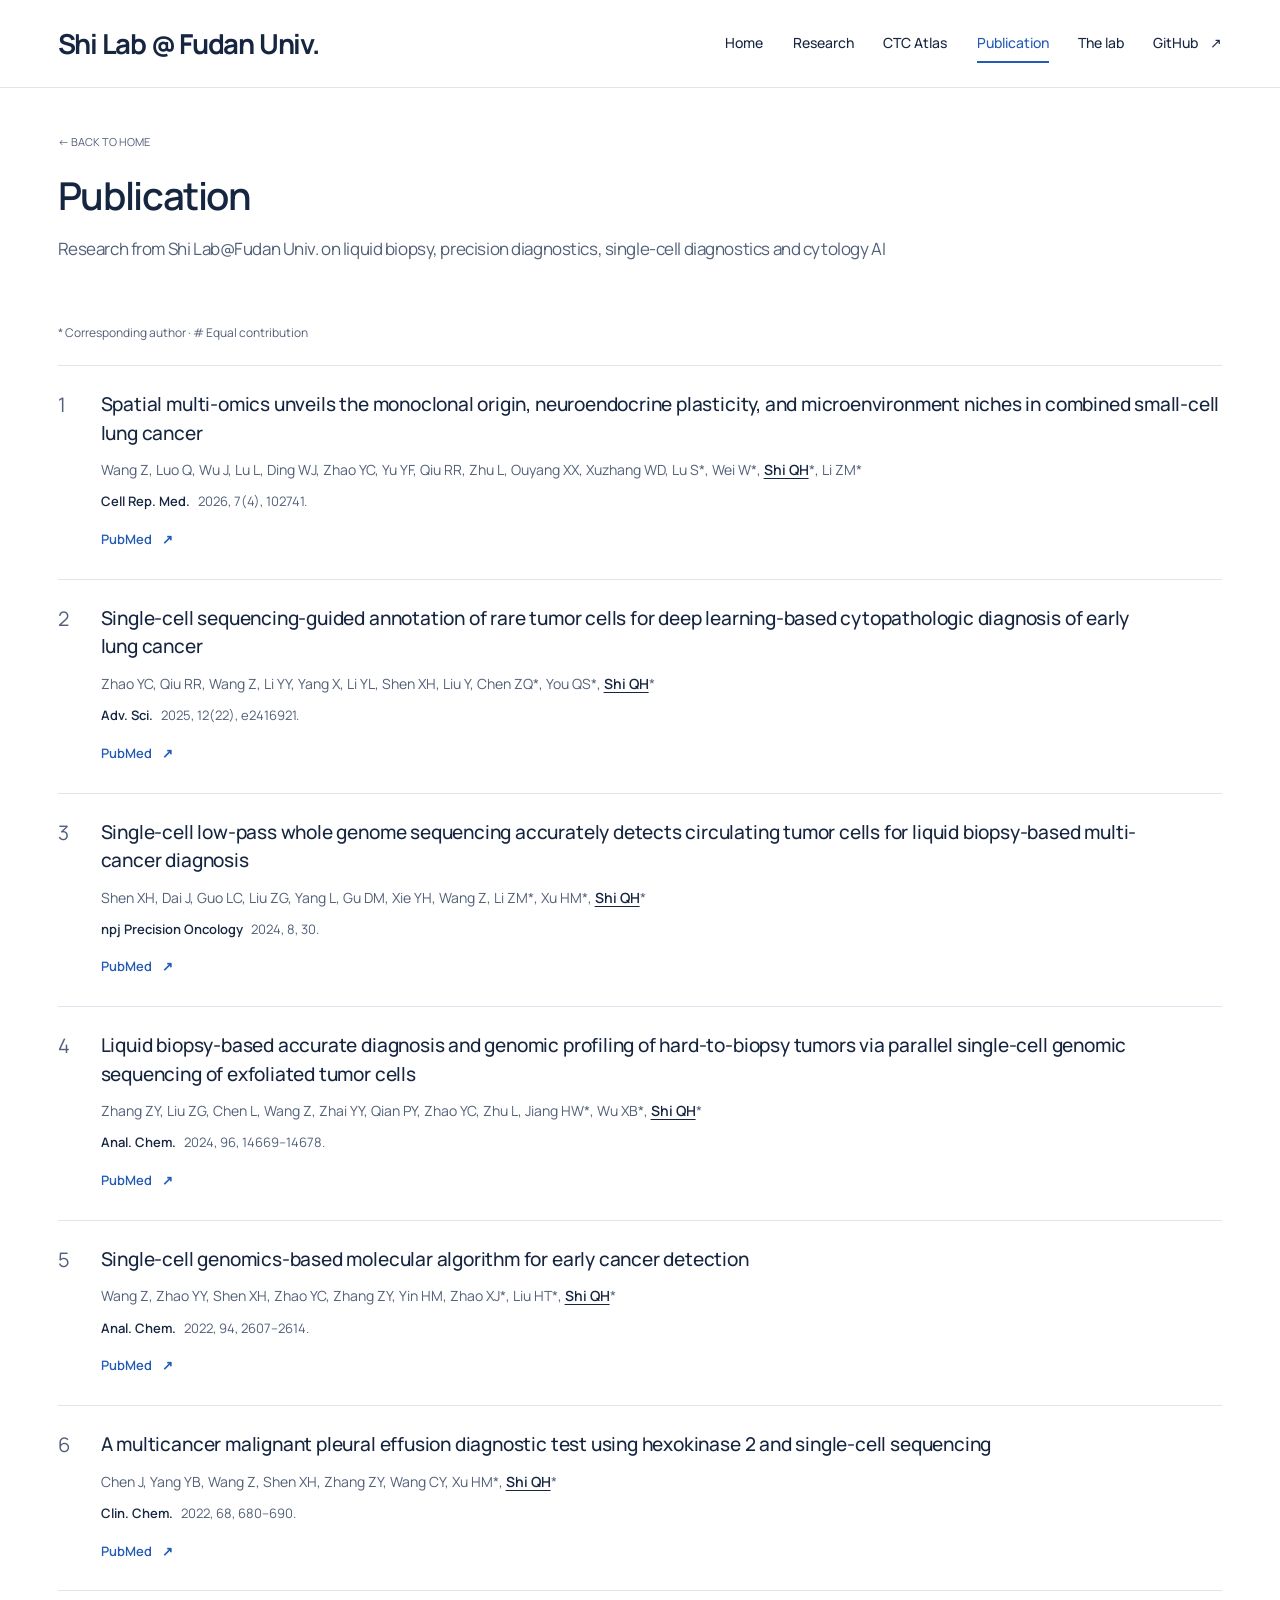
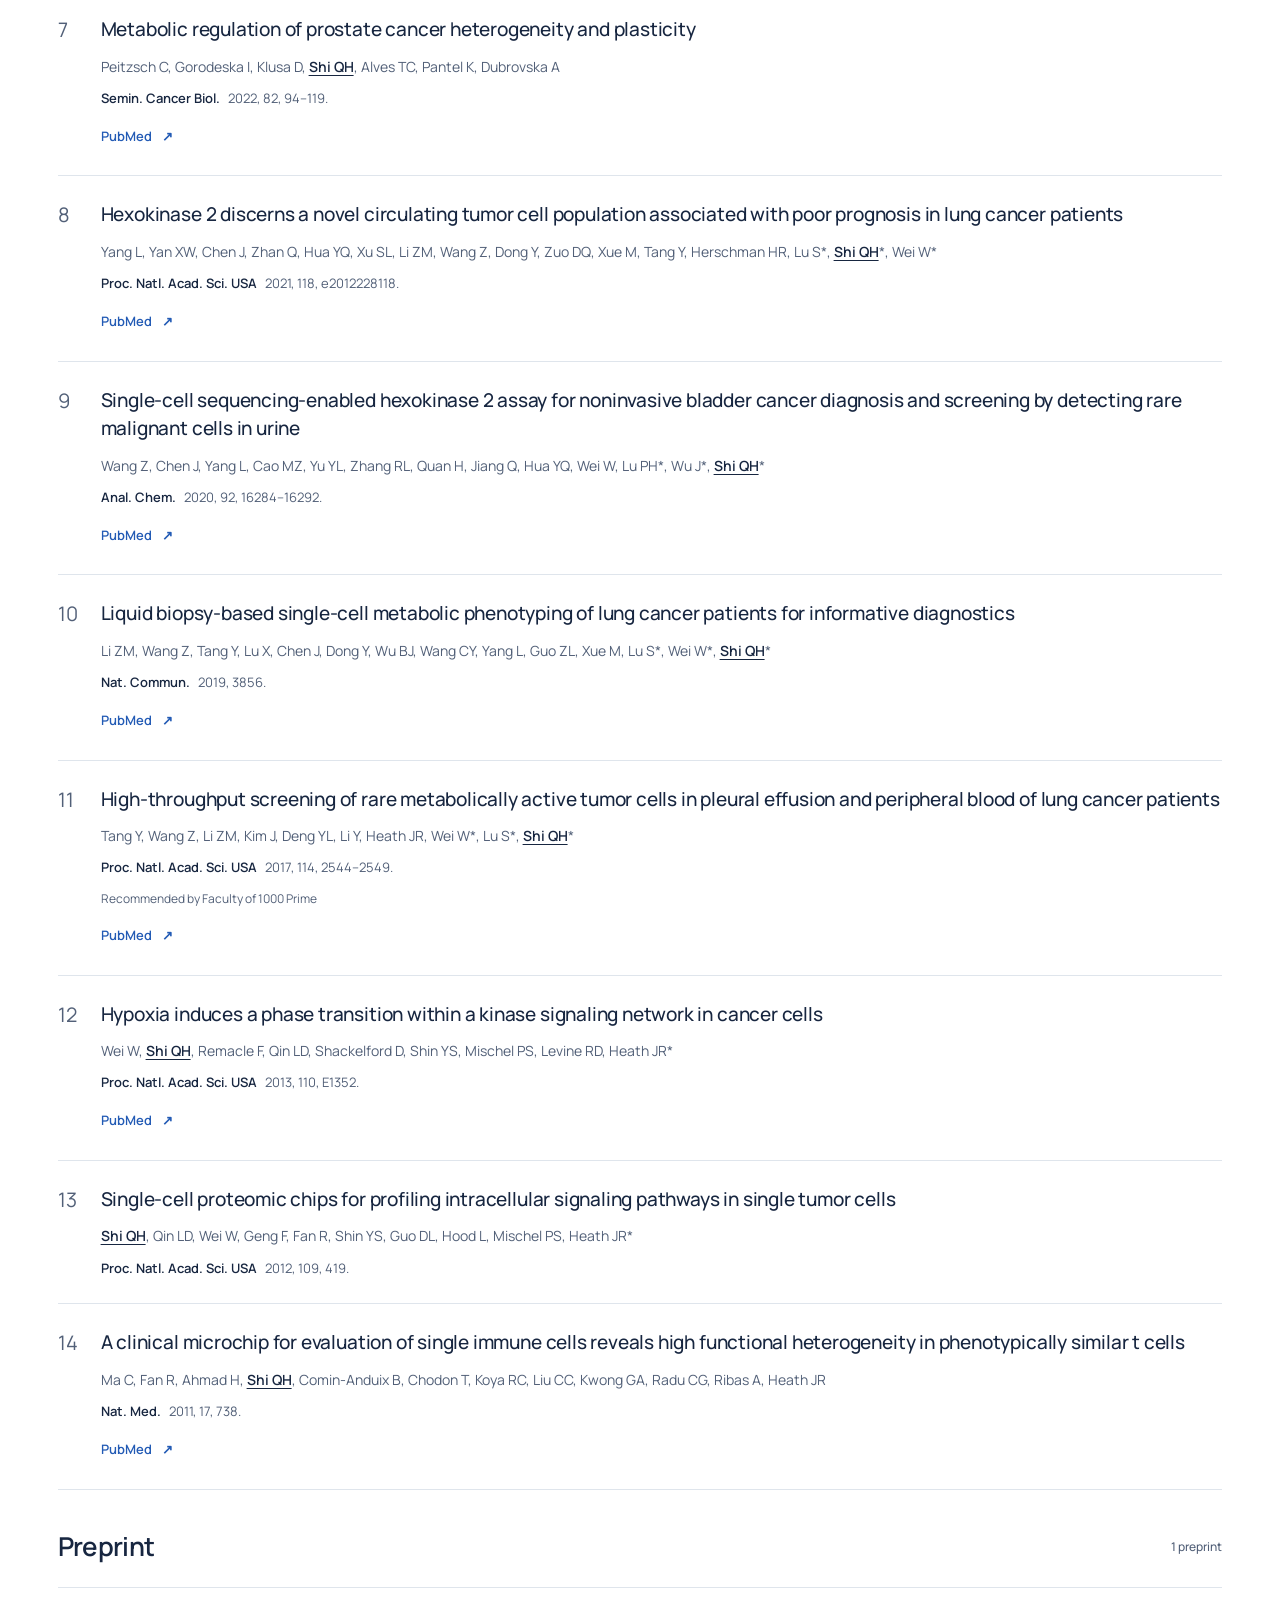
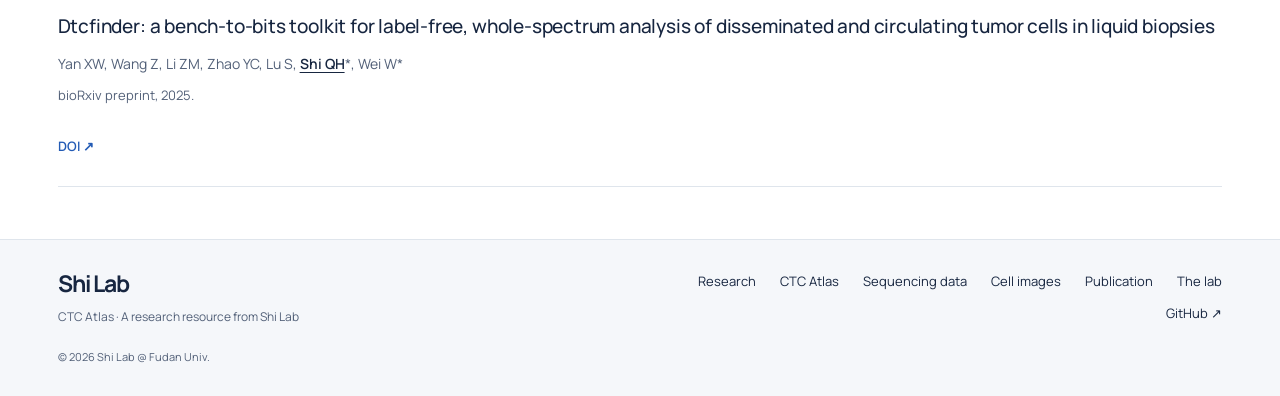
<file: publications.html>
<!doctype html><html lang="en"><head><meta charset="UTF-8"><meta name="viewport" content="width=device-width,initial-scale=1"><meta name="description" content="Shi Lab CTC Atlas publications"><title>Publication — CTC Atlas</title><link rel="preconnect" href="https://fonts.googleapis.com"><link rel="preconnect" href="https://fonts.gstatic.com" crossorigin><link href="https://fonts.googleapis.com/css2?family=DM+Mono:wght@400;500&family=Manrope:wght@400;500;600;700&display=swap" rel="stylesheet"><link rel="stylesheet" href="styles.css?v=20261028-layout"></head><body><a class="skip-link" href="#main-content">Skip to content</a>
<header class="site-header"><a class="brand" href="index.html" aria-label="Shi Lab home"><span class="brand-name">Shi Lab <span class="brand-affiliation">@ Fudan Univ.</span></span><span class="brand-caption">Single-cell biology & liquid biopsy</span></a><button class="menu-toggle" type="button" aria-label="Open navigation" aria-expanded="false" aria-controls="site-nav"><span></span><span></span></button><nav id="site-nav" aria-label="Main navigation"><a href="index.html">Home</a><a href="research.html">Research</a><a href="atlas.html">CTC Atlas</a><a href="publications.html" aria-current="page">Publication</a><a href="lab.html">The lab</a><a class="nav-cta" href="https://github.com/Shilab-CTCAtlas" target="_blank" rel="noreferrer">GitHub <span aria-hidden="true">↗</span></a></nav></header>
<main id="main-content"><section class="page-hero publication-hero"><a class="back" href="index.html">← BACK TO HOME</a><h1>Publication</h1><p>Research from Shi Lab@Fudan Univ. on liquid biopsy, precision diagnostics, single-cell diagnostics and cytology AI</p></section><section class="catalog"><section class="publication-library"><p class="author-legend">* Corresponding author · # Equal contribution</p><div class="paper-list">
<article class="paper-item"><span class="paper-number" aria-label="Publication 1">1</span><div><h3 class="paper-title" translate="no">Spatial multi-omics unveils the monoclonal origin, neuroendocrine plasticity, and microenvironment niches in combined small-cell lung cancer</h3><p class="paper-authors" translate="no">Wang Z, Luo Q, Wu J, Lu L, Ding WJ, Zhao YC, Yu YF, Qiu RR, Zhu L, Ouyang XX, Xuzhang WD, Lu S*, Wei W*, Shi QH*, Li ZM*</p><p class="paper-citation" translate="no">Cell Rep. Med. 2026, 7(4), 102741.</p></div></article>
<article class="paper-item"><span class="paper-number" aria-label="Publication 2">2</span><div><h3 class="paper-title" translate="no">Single-cell sequencing-guided annotation of rare tumor cells for deep learning-based cytopathologic diagnosis of early lung cancer</h3><p class="paper-authors" translate="no">Zhao YC, Qiu RR, Wang Z, Li YY, Yang X, Li YL, Shen XH, Liu Y, Chen ZQ*, You QS*, Shi QH*</p><p class="paper-citation" translate="no">Adv. Sci. 2025, 12(22), e2416921.</p></div></article>
<article class="paper-item"><span class="paper-number" aria-label="Publication 3">3</span><div><h3 class="paper-title" translate="no">Single-cell low-pass whole genome sequencing accurately detects circulating tumor cells for liquid biopsy-based multi-cancer diagnosis</h3><p class="paper-authors" translate="no">Shen XH, Dai J, Guo LC, Liu ZG, Yang L, Gu DM, Xie YH, Wang Z, Li ZM*, Xu HM*, Shi QH*</p><p class="paper-citation" translate="no">npj Precision Oncology 2024, 8, 30.</p></div></article>
<article class="paper-item"><span class="paper-number" aria-label="Publication 4">4</span><div><h3 class="paper-title" translate="no">Liquid biopsy-based accurate diagnosis and genomic profiling of hard-to-biopsy tumors via parallel single-cell genomic sequencing of exfoliated tumor cells</h3><p class="paper-authors" translate="no">Zhang ZY, Liu ZG, Chen L, Wang Z, Zhai YY, Qian PY, Zhao YC, Zhu L, Jiang HW*, Wu XB*, Shi QH*</p><p class="paper-citation" translate="no">Anal. Chem. 2024, 96, 14669–14678.</p></div></article>
<article class="paper-item"><span class="paper-number" aria-label="Publication 5">5</span><div><h3 class="paper-title" translate="no">Single-cell genomics-based molecular algorithm for early cancer detection</h3><p class="paper-authors" translate="no">Wang Z, Zhao YY, Shen XH, Zhao YC, Zhang ZY, Yin HM, Zhao XJ*, Liu HT*, Shi QH*</p><p class="paper-citation" translate="no">Anal. Chem. 2022, 94, 2607–2614.</p></div></article>
<article class="paper-item"><span class="paper-number" aria-label="Publication 6">6</span><div><h3 class="paper-title" translate="no">A multicancer malignant pleural effusion diagnostic test using hexokinase 2 and single-cell sequencing</h3><p class="paper-authors" translate="no">Chen J, Yang YB, Wang Z, Shen XH, Zhang ZY, Wang CY, Xu HM*, Shi QH*</p><p class="paper-citation" translate="no">Clin. Chem. 2022, 68, 680–690.</p></div></article>
<article class="paper-item"><span class="paper-number" aria-label="Publication 7">7</span><div><h3 class="paper-title" translate="no">Metabolic regulation of prostate cancer heterogeneity and plasticity</h3><p class="paper-authors" translate="no">Peitzsch C, Gorodeska I, Klusa D, Shi QH, Alves TC, Pantel K, Dubrovska A</p><p class="paper-citation" translate="no">Semin. Cancer Biol. 2022, 82, 94–119.</p></div></article>
<article class="paper-item"><span class="paper-number" aria-label="Publication 8">8</span><div><h3 class="paper-title" translate="no">Hexokinase 2 discerns a novel circulating tumor cell population associated with poor prognosis in lung cancer patients</h3><p class="paper-authors" translate="no">Yang L, Yan XW, Chen J, Zhan Q, Hua YQ, Xu SL, Li ZM, Wang Z, Dong Y, Zuo DQ, Xue M, Tang Y, Herschman HR, Lu S*, Shi QH*, Wei W*</p><p class="paper-citation" translate="no">Proc. Natl. Acad. Sci. USA 2021, 118, e2012228118.</p></div></article>
<article class="paper-item"><span class="paper-number" aria-label="Publication 9">9</span><div><h3 class="paper-title" translate="no">Single-cell sequencing-enabled hexokinase 2 assay for noninvasive bladder cancer diagnosis and screening by detecting rare malignant cells in urine</h3><p class="paper-authors" translate="no">Wang Z, Chen J, Yang L, Cao MZ, Yu YL, Zhang RL, Quan H, Jiang Q, Hua YQ, Wei W, Lu PH*, Wu J*, Shi QH*</p><p class="paper-citation" translate="no">Anal. Chem. 2020, 92, 16284–16292.</p></div></article>
<article class="paper-item"><span class="paper-number" aria-label="Publication 10">10</span><div><h3 class="paper-title" translate="no">Liquid Biopsy-Based Single-Cell Metabolic Phenotyping of Lung Cancer Patients for Informative Diagnostics</h3><p class="paper-authors" translate="no">Li ZM, Wang Z, Tang Y, Lu X, Chen J, Dong Y, Wu BJ, Wang CY, Yang L, Guo ZL, Xue M, Lu S*, Wei W*, Shi QH*</p><p class="paper-citation" translate="no">Nat. Commun. 2019, 3856.</p></div></article>
<article class="paper-item"><span class="paper-number" aria-label="Publication 11">11</span><div><h3 class="paper-title" translate="no">High-throughput screening of rare metabolically active tumor cells in pleural effusion and peripheral blood of lung cancer patients</h3><p class="paper-authors" translate="no">Tang Y, Wang Z, Li ZM, Kim J, Deng YL, Li Y, Heath JR, Wei W*, Lu S*, Shi QH*</p><p class="paper-citation" translate="no">Proc. Natl. Acad. Sci. USA 2017, 114, 2544–2549.</p><p class="paper-note">Recommended by Faculty of 1000 Prime</p></div></article>
<article class="paper-item"><span class="paper-number" aria-label="Publication 12">12</span><div><h3 class="paper-title" translate="no">Hypoxia Induces a Phase Transition within a Kinase Signaling Network in Cancer Cells</h3><p class="paper-authors" translate="no">Wei W, Shi QH, Remacle F, Qin LD, Shackelford D, Shin YS, Mischel PS, Levine RD, Heath JR*</p><p class="paper-citation" translate="no">Proc. Natl. Acad. Sci. USA 2013, 110, E1352.</p></div></article>
<article class="paper-item"><span class="paper-number" aria-label="Publication 13">13</span><div><h3 class="paper-title" translate="no">Single-cell proteomic chips for profiling intracellular signaling pathways in single tumor cells</h3><p class="paper-authors" translate="no">Shi QH, Qin LD, Wei W, Geng F, Fan R, Shin YS, Guo DL, Hood L, Mischel PS, Heath JR*</p><p class="paper-citation" translate="no">Proc. Natl. Acad. Sci. USA 2012, 109, 419.</p></div></article>
<article class="paper-item"><span class="paper-number" aria-label="Publication 14">14</span><div><h3 class="paper-title" translate="no">A clinical microchip for evaluation of single immune cells reveals high functional heterogeneity in phenotypically similar T cells</h3><p class="paper-authors" translate="no">Ma C, Fan R, Ahmad H, Shi QH, Comin-Anduix B, Chodon T, Koya RC, Liu CC, Kwong GA, Radu CG, Ribas A, Heath JR</p><p class="paper-citation" translate="no">Nat. Med. 2011, 17, 738.</p></div></article>
</div></section>

<section class="preprint-section"><div class="catalog-head"><div><h2>Preprint</h2></div><span class="status">1 preprint</span></div><article class="paper-item preprint-item"><div><h3 class="paper-title" translate="no">DTCFinder: a bench-to-bits toolkit for label-free, whole-spectrum analysis of disseminated and circulating tumor cells in liquid biopsies</h3><p class="paper-authors" translate="no">Yan XW, Wang Z, Li ZM, Zhao YC, Lu S, Shi QH*, Wei W*</p><p class="paper-citation" translate="no">bioRxiv preprint, 2025.</p><div class="dataset-actions"><a href="https://doi.org/10.1101/2025.11.27.690914" target="_blank" rel="noreferrer">DOI <span>↗</span></a></div></div></article></section></section></main>
<footer class="site-footer"><div><a class="brand footer-brand" href="index.html"><span class="brand-name">Shi Lab</span><span class="brand-caption">Single-cell biology & liquid biopsy</span></a><p>CTC Atlas · A research resource from Shi Lab</p></div><div class="footer-links"><a href="research.html">Research</a><a href="atlas.html">CTC Atlas</a><a href="data.html">Sequencing data</a><a href="gallery.html">Cell images</a><a href="publications.html">Publication</a><a href="lab.html">The lab</a><a href="https://github.com/Shilab-CTCAtlas" target="_blank" rel="noreferrer">GitHub ↗</a></div><small>© <span id="year"></span> Shi Lab @ Fudan Univ.</small></footer><script src="script.js"></script></body></html>
</file>
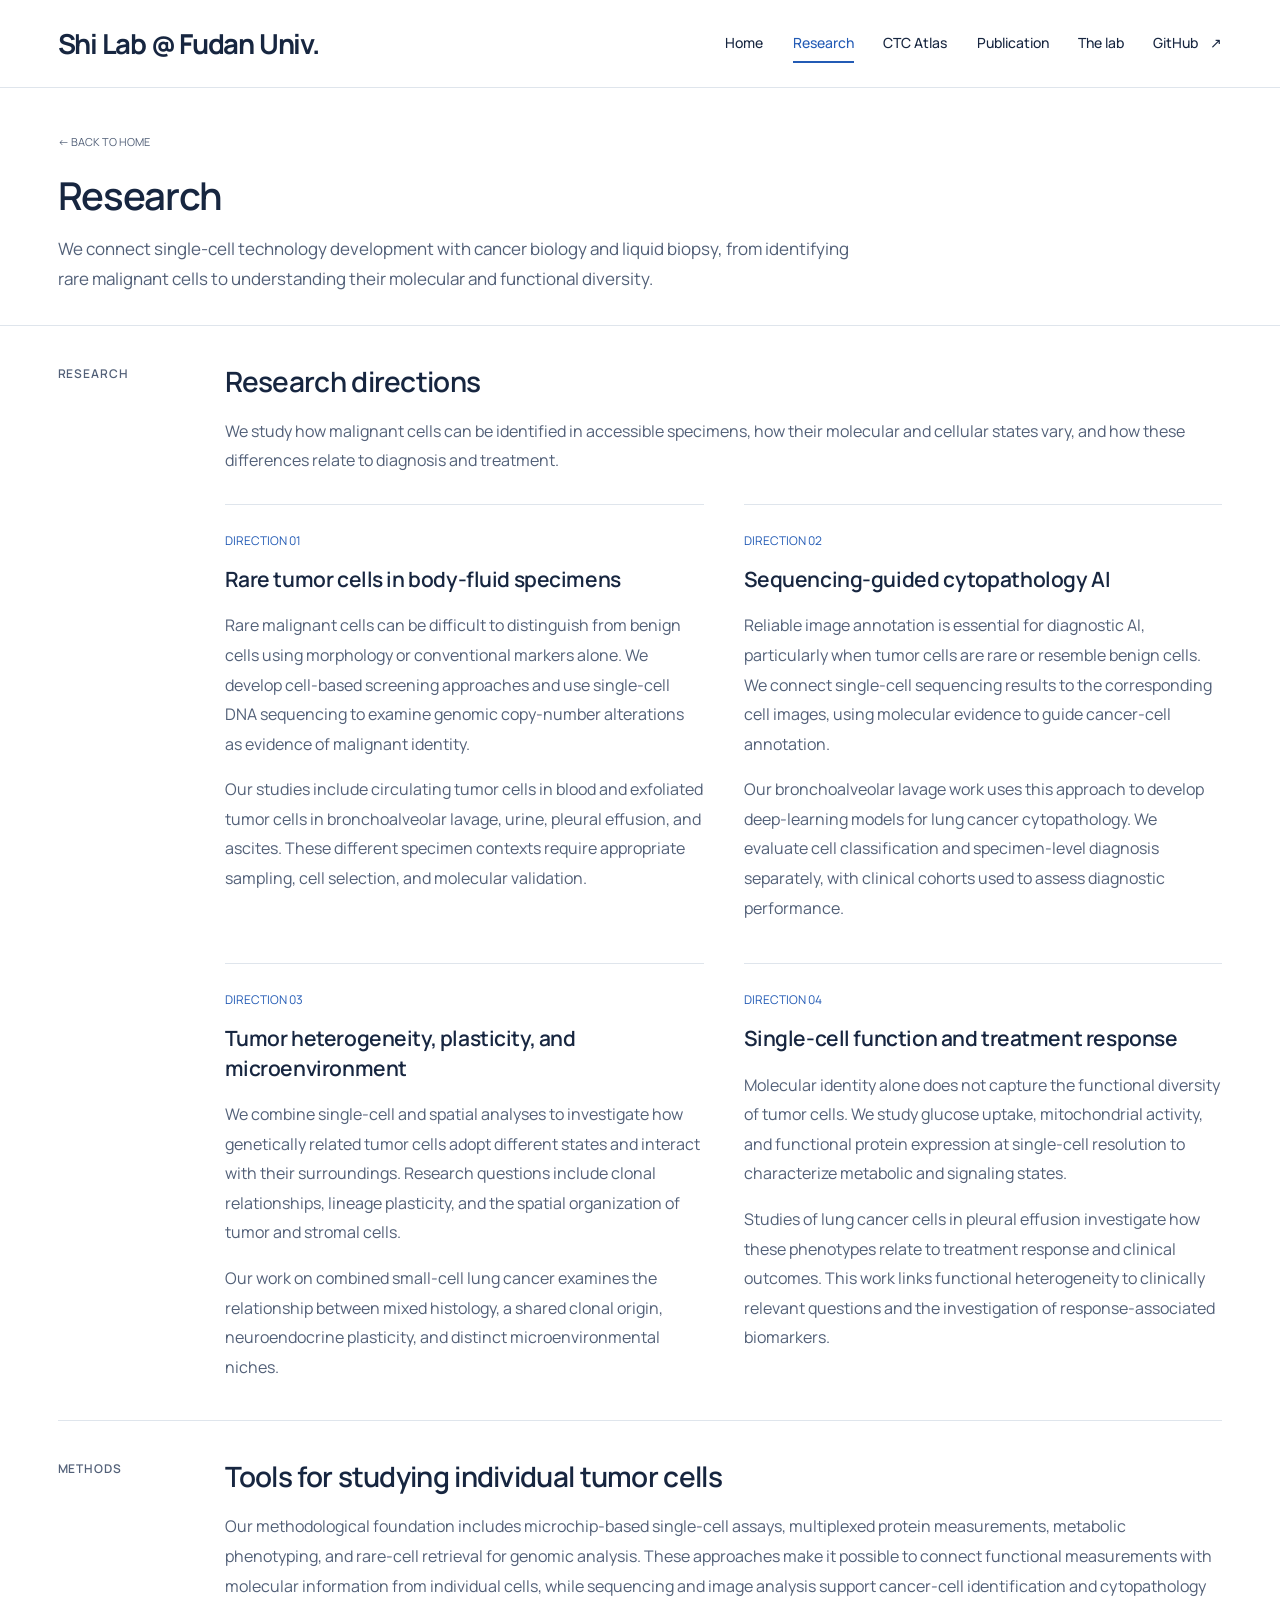
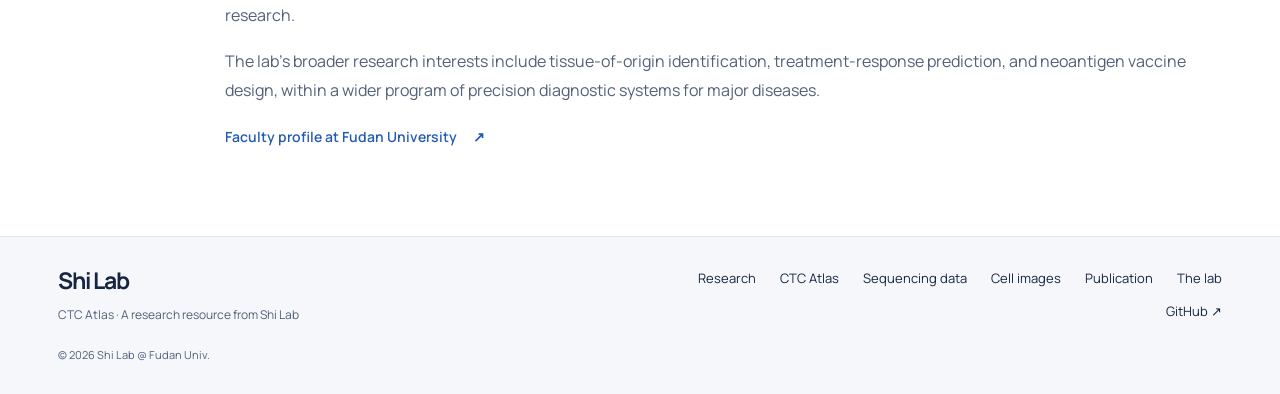
<file: research.html>
<!doctype html>
<html lang="en">
<head>
  <meta charset="UTF-8">
  <meta name="viewport" content="width=device-width, initial-scale=1">
  <meta name="description" content="Explore Shi Lab research in rare tumor cells, sequencing-guided cytopathology AI, tumor heterogeneity, and single-cell functional analysis.">
  <meta name="theme-color" content="#172640">
  <title>Research — Shi Lab</title>
  <link rel="preconnect" href="https://fonts.googleapis.com">
  <link rel="preconnect" href="https://fonts.gstatic.com" crossorigin>
  <link href="https://fonts.googleapis.com/css2?family=DM+Mono:wght@400;500&family=Manrope:wght@400;500;600;700&display=swap" rel="stylesheet">
  <link rel="stylesheet" href="styles.css?v=20261028-layout">
</head>
<body>
  <a class="skip-link" href="#main-content">Skip to content</a>
  <header class="site-header">
    <a class="brand" href="index.html" aria-label="Shi Lab home"><span class="brand-name">Shi Lab <span class="brand-affiliation">@ Fudan Univ.</span></span><span class="brand-caption">Single-cell biology & liquid biopsy</span></a>
    <button class="menu-toggle" type="button" aria-label="Open navigation" aria-expanded="false" aria-controls="site-nav"><span></span><span></span></button>
    <nav id="site-nav" aria-label="Main navigation"><a href="index.html">Home</a><a href="research.html" aria-current="page">Research</a><a href="atlas.html">CTC Atlas</a><a href="publications.html">Publication</a><a href="lab.html">The lab</a><a class="nav-cta" href="https://github.com/Shilab-CTCAtlas" target="_blank" rel="noreferrer">GitHub <span aria-hidden="true">↗</span></a></nav>
  </header>
  <main id="main-content">
    <section class="page-hero">
      <a class="back" href="index.html">← BACK TO HOME</a>
      <h1>Research</h1>
      <p>We connect single-cell technology development with cancer biology and liquid biopsy, from identifying rare malignant cells to understanding their molecular and functional diversity.</p>
    </section>
    <div class="lab-sections">
<section class="lab-section" id="research">
  <p class="section-tag">Research</p>
  <div>
    <h2>Research directions</h2>
    <p>We study how malignant cells can be identified in accessible specimens, how their molecular and cellular states vary, and how these differences relate to diagnosis and treatment.</p>
    <div class="research-directions">
      <article class="research-direction-card" id="rare-cells">
        <span>DIRECTION 01</span>
        <h3>Rare tumor cells in body-fluid specimens</h3>
        <p>Rare malignant cells can be difficult to distinguish from benign cells using morphology or conventional markers alone. We develop cell-based screening approaches and use single-cell DNA sequencing to examine genomic copy-number alterations as evidence of malignant identity.</p>
        <p>Our studies include circulating tumor cells in blood and exfoliated tumor cells in bronchoalveolar lavage, urine, pleural effusion, and ascites. These different specimen contexts require appropriate sampling, cell selection, and molecular validation.</p>
      </article>
      <article class="research-direction-card" id="cytopathology-ai">
        <span>DIRECTION 02</span>
        <h3>Sequencing-guided cytopathology AI</h3>
        <p>Reliable image annotation is essential for diagnostic AI, particularly when tumor cells are rare or resemble benign cells. We connect single-cell sequencing results to the corresponding cell images, using molecular evidence to guide cancer-cell annotation.</p>
        <p>Our bronchoalveolar lavage work uses this approach to develop deep-learning models for lung cancer cytopathology. We evaluate cell classification and specimen-level diagnosis separately, with clinical cohorts used to assess diagnostic performance.</p>
      </article>
      <article class="research-direction-card" id="tumor-heterogeneity">
        <span>DIRECTION 03</span>
        <h3>Tumor heterogeneity, plasticity, and microenvironment</h3>
        <p>We combine single-cell and spatial analyses to investigate how genetically related tumor cells adopt different states and interact with their surroundings. Research questions include clonal relationships, lineage plasticity, and the spatial organization of tumor and stromal cells.</p>
        <p>Our work on combined small-cell lung cancer examines the relationship between mixed histology, a shared clonal origin, neuroendocrine plasticity, and distinct microenvironmental niches.</p>
      </article>
      <article class="research-direction-card" id="functional-phenotyping">
        <span>DIRECTION 04</span>
        <h3>Single-cell function and treatment response</h3>
        <p>Molecular identity alone does not capture the functional diversity of tumor cells. We study glucose uptake, mitochondrial activity, and functional protein expression at single-cell resolution to characterize metabolic and signaling states.</p>
        <p>Studies of lung cancer cells in pleural effusion investigate how these phenotypes relate to treatment response and clinical outcomes. This work links functional heterogeneity to clinically relevant questions and the investigation of response-associated biomarkers.</p>
      </article>
    </div>
  </div>
</section>
<section class="lab-section" id="technology">
  <p class="section-tag">Methods</p>
  <div>
    <h2>Tools for studying individual tumor cells</h2>
    <p>Our methodological foundation includes microchip-based single-cell assays, multiplexed protein measurements, metabolic phenotyping, and rare-cell retrieval for genomic analysis. These approaches make it possible to connect functional measurements with molecular information from individual cells, while sequencing and image analysis support cancer-cell identification and cytopathology research.</p>
    <p>The lab’s broader research interests include tissue-of-origin identification, treatment-response prediction, and neoantigen vaccine design, within a wider program of precision diagnostic systems for major diseases.</p>
    <a class="text-link" href="https://ibs.fudan.edu.cn/ab/0c/c21164a240396/page.htm" target="_blank" rel="noreferrer">Faculty profile at Fudan University <span aria-hidden="true">↗</span></a>
  </div>
</section>
    </div>
  </main>
  <footer class="site-footer"><div><a class="brand footer-brand" href="index.html"><span class="brand-name">Shi Lab</span><span class="brand-caption">Single-cell biology & liquid biopsy</span></a><p>CTC Atlas · A research resource from Shi Lab</p></div><div class="footer-links"><a href="research.html">Research</a><a href="atlas.html">CTC Atlas</a><a href="data.html">Sequencing data</a><a href="gallery.html">Cell images</a><a href="publications.html">Publication</a><a href="lab.html">The lab</a><a href="https://github.com/Shilab-CTCAtlas" target="_blank" rel="noreferrer">GitHub ↗</a></div><small>© <span id="year"></span> Shi Lab @ Fudan Univ.</small></footer>
  <script src="script.js"></script>
</body>
</html>
</file>
<file: styles.css>
/* Shi Lab — academic design A */
:root{
  --ink:#172640;--muted:#526078;--teal:#235bb5;--deep:#194789;
  --paper:#fff;--surface:#f5f7fa;--white:#fff;--line:#dfe5ec;
  --sans:"Manrope","Segoe UI",Arial,sans-serif;--serif:var(--sans);
  --mono:"DM Mono",Consolas,monospace;--gutter:clamp(24px,4.5vw,72px);--content:1640px;--home-gap:clamp(32px,4.5vw,72px);
}
*{box-sizing:border-box}
html{scroll-behavior:smooth;scroll-padding-top:105px}
body{margin:0;background:var(--paper);color:var(--ink);font:400 16px/1.75 var(--sans)}
h1,h2,h3,p,figure{margin-top:0}
h1,h2,h3{font-weight:600;line-height:1.25;text-wrap:pretty}
a{color:inherit;text-underline-offset:4px}
button,input{font:inherit}
button,a{-webkit-tap-highlight-color:transparent}
:focus-visible{outline:2px solid var(--teal);outline-offset:5px}
img,svg{max-width:100%}
main{min-width:0}
[hidden]{display:none!important}
.skip-link{position:fixed;top:-80px;left:20px;z-index:100;padding:12px 20px;background:var(--white)}
.skip-link:focus{top:12px}
.site-header{position:sticky;top:0;z-index:30;min-height:88px;padding:20px max(var(--gutter),calc((100% - var(--content))/2));display:flex;align-items:center;justify-content:space-between;gap:32px;border-bottom:1px solid var(--line);background:var(--paper);transition:box-shadow .3s ease;view-transition-name:site-header}
.site-header.is-scrolled{box-shadow:0 4px 18px #1726400a}
.brand{display:flex;flex-direction:column;align-items:flex-start;gap:3px;text-decoration:none;flex-shrink:0}
.brand-name{font:700 31px/1.2 var(--sans);letter-spacing:-.045em}
.site-header .brand-name{font-size:clamp(20px,2.15vw,31px)}
.site-header .brand-caption{display:none}
.brand-caption{font:400 12px/1.6 var(--sans);color:var(--muted)}
#site-nav{display:flex;gap:clamp(20px,2.3vw,38px);align-items:center}
#site-nav a{position:relative;font-size:14px;font-weight:500;text-decoration:none;padding:8px 0;white-space:nowrap;transition:color .25s ease}
#site-nav a:hover,#site-nav a[aria-current]{color:var(--teal)}
#site-nav a:not(.nav-cta)::after{content:"";position:absolute;bottom:1px;left:0;right:0;height:2px;background:var(--teal);transform:scaleX(0);transform-origin:left;transition:transform .3s cubic-bezier(.22,1,.36,1)}
#site-nav a:hover::after,#site-nav a[aria-current]::after{transform:scaleX(1)}
#site-nav .nav-cta{display:flex;gap:12px}
.menu-toggle{display:none;width:44px;height:44px;padding:9px;border:1px solid var(--line);border-radius:3px;background:transparent;cursor:pointer}
.menu-toggle span{display:block;height:1px;background:var(--ink);margin:6px 0;transition:transform .2s}
.menu-toggle[aria-expanded="true"] span:first-child{transform:translateY(3.5px) rotate(45deg)}
.menu-toggle[aria-expanded="true"] span:last-child{transform:translateY(-3.5px) rotate(-45deg)}
.section-tag,.eyebrow{font:600 12px/1.6 var(--sans);letter-spacing:.075em;text-transform:uppercase;color:var(--muted);margin:0 0 16px}
.number,.sample-code{font:400 12px/1.6 var(--mono);color:var(--teal)}
.button{display:inline-flex;align-items:center;justify-content:space-between;gap:24px;min-height:46px;padding:11px 19px;border:1px solid var(--teal);border-radius:3px;text-decoration:none;font-size:14px;font-weight:600;transition:background .25s,color .25s,transform .3s cubic-bezier(.22,1,.36,1),box-shadow .3s}
.button.primary{background:var(--teal);color:var(--white)}
.button.primary:hover{background:var(--deep)}
.button.secondary{color:var(--teal);background:transparent}
.button.secondary:hover{background:var(--surface)}
.text-link{display:inline-flex;align-items:center;justify-content:space-between;gap:16px;text-decoration:none;font-size:14px;font-weight:600;color:var(--teal)}
.text-link:hover{text-decoration:underline}
.home-hero,.home-section{max-width:calc(var(--content) + 2 * var(--gutter));margin:0 auto;padding:52px var(--gutter)}
.hero-intro{display:grid;grid-template-columns:repeat(2,minmax(0,1fr));gap:36px var(--home-gap);align-items:start;padding-bottom:40px;border-bottom:1px solid var(--line)}
.hero-copy{min-width:0}
.home-hero h1{font-size:clamp(38px,3.3vw,56px);line-height:1.16;letter-spacing:-.042em;margin:0 0 24px}
.lede{max-width:54ch;font-size:18px;line-height:1.8;color:var(--muted);margin:0}
.hero-actions{display:flex;align-items:center;flex-wrap:wrap;gap:20px 28px;margin-top:28px}
.hero-image{grid-column:2;grid-row:1 / 3;display:grid;grid-template-rows:minmax(0,1fr) auto;margin:0;min-width:0;min-height:0;align-self:stretch}
.hero-image-frame{position:relative;min-height:0;overflow:hidden;border-radius:4px;background:var(--paper)}
.hero-image img{position:absolute;inset:0;display:block;width:100%;height:100%;object-fit:cover;object-position:50% 55%}
.hero-image figcaption{display:flex;flex-wrap:wrap;justify-content:space-between;gap:4px 14px;font-size:11px;line-height:1.6;color:var(--muted);margin-top:10px}
.hero-image figcaption a{text-decoration:none}
.hero-image figcaption a:hover{text-decoration:underline}
.home-mission{grid-column:1;display:grid;grid-template-columns:minmax(0,1fr);gap:14px;margin:0}
.home-mission h2{font-size:27px;letter-spacing:-.025em;margin:0}
.home-mission p{font-size:18px;line-height:1.8;color:var(--muted);margin:0}
.home-research{margin-top:48px}
.research-heading{display:flex;flex-wrap:wrap;align-items:center;justify-content:space-between;gap:14px 24px;margin-bottom:24px}
.research-heading h2{font-size:27px;letter-spacing:-.025em;margin:0}
.research-themes{display:grid;grid-template-columns:repeat(2,minmax(0,1fr));gap:var(--home-gap)}
.research-themes article{min-width:0}
.reference-image{margin:0;min-width:0}
.reference-image img{display:block;width:100%;height:auto;object-fit:cover;border-radius:4px;background:var(--surface)}
.reference-image figcaption{font-size:11px;line-height:1.6;color:var(--muted);margin-top:9px}
.reference-image figcaption a{text-decoration:none}
.reference-image figcaption a:hover{text-decoration:underline}
.research-image{margin-bottom:22px}
.research-image img{aspect-ratio:1.9/1}
.research-image-crop{overflow:hidden;aspect-ratio:1.9/1;border-radius:4px}
.research-image .research-image-crop img{width:100%;height:100%;aspect-ratio:auto;object-position:center top;transform:scale(1.08);transform-origin:center top}
.research-image .research-image-crop--pleural img{object-position:center 60%;transform:none}
.research-themes h3{font-size:21px;line-height:1.4;letter-spacing:-.025em;margin:0 0 12px}
.research-themes p{max-width:70ch;color:var(--muted);font-size:16px;line-height:1.8;margin:0}
.research-focus{margin-top:20px;padding-top:17px;border-top:1px solid var(--line)}
.research-focus h4{font-size:18px;font-weight:600;line-height:1.5;margin:0 0 8px}
.research-focus h4 a{text-decoration:none}
.research-focus h4 a:hover{color:var(--teal);text-decoration:underline}
.home-resources{border-top:1px solid var(--line);border-bottom:1px solid var(--line)}
.resources-inner{max-width:calc(var(--content) + 2 * var(--gutter));margin:0 auto;padding:40px var(--gutter);display:grid;grid-template-columns:repeat(2,minmax(0,1fr));gap:var(--home-gap)}
.atlas-categories,.sequencing-overview{min-width:0}
.atlas-category+.atlas-category{margin-top:28px}
.atlas-category h2,.sequencing-overview h2{font-size:21px;line-height:1.4;letter-spacing:-.025em;margin:0 0 12px}
.atlas-category h2 a,.sequencing-overview h2 a{text-decoration:none}
.atlas-category h2 a:hover,.sequencing-overview h2 a:hover{color:var(--teal);text-decoration:underline}
.atlas-category p,.sequencing-overview li{font-size:16px;line-height:1.8;color:var(--muted);margin:0}
.sequencing-overview ul{list-style:none;padding:0;margin:0}
.sequencing-overview li+li{margin-top:4px}
.sequencing-method+.sequencing-method{margin-top:26px}
.sequencing-method h3{font-size:18px;font-weight:500;line-height:1.5;color:var(--ink);margin:0 0 10px}
.sequencing-method ul{padding-left:24px}
.resources-intro>.text-link{margin-top:16px}
.resources-intro h2{font-size:29px;letter-spacing:-.035em;margin:0}
.resources-intro>p:not(.section-tag){max-width:53ch;font-size:16px;color:var(--muted);margin:12px 0 0}
.specimen-context{margin-top:22px}
.specimen-context h3{font-size:12px;line-height:1.6;font-weight:600;color:var(--muted);margin:0 0 9px}
.specimen-types{display:flex;flex-wrap:wrap;gap:5px 17px;list-style:none;padding:0;margin:0 0 16px;font-size:13px;color:var(--muted)}
.resource-list>a{display:grid;grid-template-columns:minmax(0,1fr) 18px;gap:20px;padding:20px 0;text-decoration:none}
.resource-list>a:first-child{padding-top:0}
.resource-list>a+a{border-top:1px solid var(--line)}
.resource-title{display:flex;flex-wrap:wrap;align-items:center;justify-content:space-between;gap:8px 18px}
.resource-title h3{font-size:21px;line-height:1.4;letter-spacing:-.025em;margin:0}
.resource-list p{font-size:14px;line-height:1.7;color:var(--muted);margin:8px 0 0}
.resource-state{font-size:12px;color:var(--muted)}
.resource-state.available{color:var(--teal)}
.resource-meta{display:block;font:400 12px/1.6 var(--mono);color:var(--teal);margin-top:9px}
.resource-arrow{align-self:center;color:var(--teal)}
.home-more{display:grid;grid-template-columns:repeat(2,minmax(0,1fr));gap:var(--home-gap);padding-top:20px;padding-bottom:28px}
.home-more>a{display:flex;align-items:center;justify-content:space-between;gap:24px;padding:12px 0;text-decoration:none}
.home-more h2{font-size:18px;letter-spacing:-.015em;margin:0 0 5px}
.home-more p{font-size:14px;color:var(--muted);margin:0}
.home-more>a>span{color:var(--teal)}
.home-more>a h2,.resource-title h3{transition:color .25s ease}
.home-more>a:hover h2,.resource-list a:hover h3{color:var(--teal)}
.site-footer{background:var(--surface);border-top:1px solid var(--line);padding:30px max(var(--gutter),calc((100% - var(--content))/2));display:grid;grid-template-columns:minmax(0,1fr) auto;gap:20px 40px;align-items:start;font-size:13px}
.site-footer .brand-name{font-size:23px}
.site-footer .brand-caption{display:none}
.site-footer p{color:var(--muted);margin:9px 0 0;font-size:12px}
.site-footer a{text-decoration:none}
.site-footer a:hover{text-decoration:underline}
.footer-links{display:flex;flex-wrap:wrap;justify-content:flex-end;gap:10px 24px;max-width:600px}
.site-footer small{grid-column:1/-1;font-size:11px;color:var(--muted)}

/* Inner pages share the homepage's typography and readable scale. */
.page-hero{padding:38px max(var(--gutter),calc((100% - var(--content))/2)) 30px;border-bottom:1px solid var(--line)}
.page-hero .back{display:inline-block;font-size:11px;text-decoration:none;color:var(--muted);margin-bottom:22px}
.page-hero .section-tag{margin-bottom:12px}
.page-hero h1{font-size:clamp(32px,3vw,44px);line-height:1.18;letter-spacing:-.035em;margin:0 0 15px}
.page-hero h1 em{font-style:normal}
.page-hero>p:not(.section-tag){max-width:800px;font-size:17px;line-height:1.8;color:var(--muted);margin-bottom:0}
.publication-hero{border-bottom:0}
.publication-hero>p:not(.section-tag){max-width:none}
@media(min-width:768px){
  .publication-hero>p:not(.section-tag){font-size:clamp(14px,1.5vw,17px);white-space:nowrap;letter-spacing:-.025em}
}
.resource-nav{display:flex;flex-wrap:wrap;gap:26px;margin-top:24px}
.resource-nav a{text-decoration:none;font-size:14px;padding:6px 0;border-bottom:2px solid transparent}
.resource-nav a[aria-current],.resource-nav a:hover{color:var(--teal);border-bottom-color:var(--teal)}
.catalog,.journey{padding:36px max(var(--gutter),calc((100% - var(--content))/2)) 52px}
.catalog-head{display:flex;flex-wrap:wrap;justify-content:space-between;align-items:center;gap:15px 25px;margin-bottom:24px}
.catalog h2,.journey h2{font-size:26px;line-height:1.3;margin:0;letter-spacing:-.025em}
.status{display:inline-block;font:500 12px/1.6 var(--sans);color:var(--muted);padding:4px 0;white-space:nowrap}
.empty-state{padding:44px 32px;border:1px solid var(--line);border-radius:4px;background:var(--white)}
.empty-state>span{font-size:12px;font-weight:600;color:var(--teal)}
.empty-state h3{font-size:25px;max-width:680px;margin:13px 0 12px;letter-spacing:-.025em}
.empty-state h2{font-size:25px;max-width:680px;margin:13px 0 12px;letter-spacing:-.025em}
.empty-state p{font-size:16px;color:var(--muted);max-width:680px;margin:0}
.empty-state .text-link{margin-top:22px}
.definition-band{display:grid;grid-template-columns:120px minmax(0,1fr) auto;gap:24px;padding:24px max(var(--gutter),calc((100% - var(--content))/2));border-bottom:1px solid var(--line)}
.definition-band .section-tag{margin:0}
.definition-band>p:not(.section-tag){margin:0;font-size:15px;color:var(--muted);max-width:900px}
.definition-band>a{font-size:13px;align-self:start;white-space:nowrap;color:var(--teal)}
.sample-grid{display:grid;grid-template-columns:repeat(5,minmax(0,1fr));gap:28px}
.sample-grid article{border-top:2px solid var(--line);padding-top:16px;min-width:0}
.sample-grid h3{font-size:21px;line-height:1.35;letter-spacing:-.025em;margin:20px 0 12px}
.sample-grid p{font-size:15px;color:var(--muted);margin-bottom:0}
.sample-grid .text-link{margin-top:18px;font-size:13px}
.sample-grid .sample-state{display:block;font-size:12px;color:var(--muted);margin-top:18px}
.bio-layers{display:grid;grid-template-columns:minmax(0,.75fr) minmax(0,1.3fr);gap:64px;padding:36px max(var(--gutter),calc((100% - var(--content))/2));background:var(--surface)}
.bio-layers h2{font-size:28px;letter-spacing:-.025em;margin-bottom:0}
.bio-layer-list{border-top:1px solid var(--line)}
.bio-layer-list article{display:grid;grid-template-columns:minmax(0,.6fr) minmax(0,1fr);gap:25px;padding:17px 0;border-bottom:1px solid var(--line)}
.bio-layer-list b{font-size:15px;font-weight:600}
.bio-layer-list span{font-size:15px;color:var(--muted)}
.fluid-filters{display:flex;flex-wrap:wrap;gap:8px;margin-bottom:22px}
.fluid-filters button{font-size:13px;padding:7px 13px;background:transparent;color:var(--muted);border:1px solid var(--line);border-radius:3px;cursor:pointer}
.fluid-filters button:hover{border-color:var(--teal)}
.fluid-filters button[aria-pressed="true"]{background:var(--teal);color:var(--white);border-color:var(--teal)}
.filter-summary{font-size:13px;color:var(--muted);margin:-5px 0 20px}
.dataset-record{display:grid;grid-template-columns:125px minmax(0,1fr);border:1px solid var(--line);border-radius:4px;background:var(--white)}
.dataset-side{padding:26px 20px;border-right:1px solid var(--line);display:flex;flex-direction:column;gap:14px;background:var(--surface)}
.dataset-side strong{font-size:23px;line-height:1.3;font-weight:600}
.dataset-main{padding:28px;min-width:0}
.dataset-results{overflow:clip}
.dataset-tags{display:flex;flex-wrap:wrap;gap:8px 15px}
.dataset-tags span{font-size:12px;color:var(--teal)}
.dataset-main h3{font-size:24px;line-height:1.35;letter-spacing:-.025em;margin:16px 0 12px}
.dataset-main>p{max-width:85ch;color:var(--muted);font-size:16px}
.dataset-main .dataset-paper{font-size:14px;line-height:1.8}
.dataset-main dl{display:grid;grid-template-columns:repeat(3,minmax(0,1fr));border-top:1px solid var(--line);padding-top:20px;margin:22px 0 0;gap:24px}
.dataset-main dt{font-size:12px;color:var(--muted)}
.dataset-main dd{font-size:14px;margin:7px 0 0}
.dataset-actions{display:flex;flex-wrap:wrap;align-items:center;gap:15px 26px;margin-top:24px}
.dataset-actions a,.pubmed-link{font-size:13px;font-weight:600;text-decoration:none;color:var(--teal);padding:4px 0}
.dataset-actions a:hover,.pubmed-link:hover{text-decoration:underline}
.dataset-actions .button{padding:9px 16px;color:var(--white)}
.catalog-note{max-width:78ch;font-size:14px;color:var(--muted);margin:24px 0 0}
.atlas-resources{display:grid;grid-template-columns:repeat(3,minmax(0,1fr));gap:32px}
.atlas-card{display:flex;flex-direction:column;align-items:flex-start;min-width:0;padding:24px 0 8px;border-top:2px solid var(--line)}
.atlas-card h3{font-size:23px;line-height:1.35;letter-spacing:-.02em;margin:14px 0}
.atlas-card p{font-size:16px;color:var(--muted);margin:0 0 24px}
.atlas-card .text-link{margin-top:auto}
.resource-explainer{display:grid;grid-template-columns:repeat(3,minmax(0,1fr));gap:32px;margin-top:36px;padding-top:28px;border-top:1px solid var(--line)}
.resource-explainer h3{font-size:17px;margin-bottom:10px}
.resource-explainer p{font-size:15px;color:var(--muted);margin-bottom:0}

/* Papers stay compact, with full author lists and existing identifiers. */
.publication-library{margin-top:0}
.preprint-section{margin-top:40px}
.author-legend{font-size:12px;color:var(--muted);margin:-8px 0 22px}
.paper-list{border-top:1px solid var(--line)}
.paper-item{display:grid;grid-template-columns:28px minmax(0,1fr);gap:15px;padding:24px 0;border-bottom:1px solid var(--line)}
.paper-number{font:400 20px/1.5 var(--sans);color:var(--muted)}
.paper-title{text-transform:lowercase}
.paper-title::first-letter{text-transform:uppercase}
.paper-item h3{font:500 19px/1.5 var(--sans);letter-spacing:-.01em;margin:0 0 10px}
.paper-authors{font-size:14px;line-height:1.8;color:var(--muted);margin:0 0 8px}
.paper-authors .shi-author{font-weight:600;color:var(--ink);text-decoration:underline;text-underline-offset:3px;text-decoration-thickness:1px}
.paper-citation{font-size:13px;color:var(--muted);margin:0}
.paper-citation strong{font-weight:600;color:var(--ink);margin-right:5px}
.paper-links{margin-top:11px}
.pubmed-link{display:inline-flex;gap:10px}
.paper-note{font-size:12px;color:var(--muted);margin:9px 0 0}
.paper-era-label{min-height:78px;display:flex;align-items:center;border-bottom:1px solid var(--line);color:var(--ink);font-size:19px;font-weight:600}
.preprint-item{grid-template-columns:minmax(0,1fr);border-top:1px solid var(--line)}

/* Laboratory overview, research themes, and methodological background. */
.lab-sections{padding:0 max(var(--gutter),calc((100% - var(--content))/2)) 48px}
.lab-section{display:grid;grid-template-columns:135px minmax(0,1fr);gap:32px;padding:38px 0;border-bottom:1px solid var(--line)}
.lab-section:last-child{border-bottom:0}
.lab-section h2{font-size:28px;letter-spacing:-.025em;margin:0 0 18px}
.lab-section p:not(.section-tag){color:var(--muted);font-size:16px;line-height:1.85}
.lab-overview-copy{max-width:1000px}
.lab-overview-layout{display:grid;grid-template-columns:minmax(0,1.35fr) minmax(0,1fr);align-items:start;gap:36px}
.lab-overview-image img{aspect-ratio:3/2}
.lab-overview-copy p:last-child{margin-bottom:0}
.research-directions{display:grid;grid-template-columns:repeat(2,minmax(0,1fr));gap:40px;margin-top:28px}
.research-direction-card{min-width:0;padding-top:20px;border-top:1px solid var(--line)}
.research-direction-card>span{font-size:12px;color:var(--teal)}
.research-direction-card h3{font-size:21px;line-height:1.4;letter-spacing:-.02em;margin:12px 0 17px}
.research-direction-card p:last-child{margin-bottom:0}
.research-direction-card ul{margin:0;padding-left:18px}
.research-direction-card li{font-size:15px;color:var(--muted);padding:5px 0 5px 2px}
.lab-resource-links{display:flex;flex-wrap:wrap;gap:16px 28px;margin-top:23px}
.reveal{opacity:1;transform:none}

@media(min-width:1800px){
  .lede{font-size:20px}
  .research-themes p{font-size:17px}
}
@media(max-width:1100px){
  .site-header{gap:22px}
  #site-nav{gap:20px}
  #site-nav a{font-size:13px}
  .home-hero h1{font-size:clamp(34px,4.1vw,44px)}
  .lede{font-size:16px}
  .sample-grid{grid-template-columns:repeat(3,minmax(0,1fr))}
  .definition-band{grid-template-columns:100px minmax(0,1fr)}
  .definition-band>a{grid-column:2}
}
@media(max-width:850px){
  :root{--home-gap:28px}
  .site-header{min-height:76px;padding-top:16px;padding-bottom:16px}
  .brand-name{font-size:28px}
  .site-header .brand-name{font-size:24px}
  .site-header .brand-affiliation{display:block;font-size:14px;letter-spacing:0}
  .menu-toggle{display:block}
  #site-nav{display:flex;position:absolute;top:100%;left:0;right:0;flex-direction:column;align-items:stretch;gap:0;padding:12px var(--gutter) 20px;background:var(--paper);border-bottom:1px solid var(--line);box-shadow:0 10px 20px #1726400b;opacity:0;visibility:hidden;pointer-events:none;transform:translateY(-10px);transition:opacity .24s ease,transform .3s cubic-bezier(.22,1,.36,1),visibility 0s linear .3s}
  #site-nav.open{opacity:1;visibility:visible;pointer-events:auto;transform:translateY(0);transition-delay:0s}
  #site-nav a{padding:12px 0;font-size:15px}
  #site-nav .nav-cta{justify-content:space-between}
  .home-hero{padding-top:32px;padding-bottom:32px}
  .hero-intro{grid-template-columns:minmax(0,1fr);gap:28px;padding-bottom:30px}
  .home-hero h1{font-size:clamp(36px,5.8vw,48px);margin-bottom:18px}
  .lede{font-size:17px;max-width:60ch}
  .hero-actions{margin-top:22px}
  .hero-image{grid-column:1;grid-row:auto}
  .hero-image-frame{aspect-ratio:1890/1492;max-height:540px}
  .home-research{margin-top:34px}
  .home-mission p{max-width:100%;font-size:17px}
  .resources-inner{padding-top:30px;padding-bottom:30px}
  .resource-list{display:grid;grid-template-columns:repeat(2,minmax(0,1fr));gap:28px}
  .resource-list>a,.resource-list>a:first-child{padding:0}
  .resource-list>a+a{border:0}
  .home-more{gap:28px}
  .bio-layers{grid-template-columns:minmax(0,1fr);gap:26px}
  .atlas-resources{grid-template-columns:minmax(0,1fr);gap:20px}
  .lab-section{grid-template-columns:minmax(0,1fr);gap:0}
  .lab-section>.section-tag{margin-bottom:14px}
  .lab-overview-layout{grid-template-columns:minmax(0,1fr);gap:24px}
  .lab-overview-image{max-width:580px}
  .dataset-record{grid-template-columns:minmax(0,1fr)}
  .dataset-side{flex-direction:row;align-items:center;justify-content:space-between;border-right:0;border-bottom:1px solid var(--line);padding:15px 24px}
  .dataset-side strong{font-size:19px}
  .site-footer{gap:20px}
  .footer-links{gap:10px 18px}
}
@media(max-width:560px){
  :root{--gutter:22px;--home-gap:25px}
  html{scroll-padding-top:90px}
  .home-hero h1{font-size:36px;letter-spacing:-.035em}
  .home-hero h1 br{display:none}
  .hero-image figcaption{display:block;font-size:10px}
  .hero-image figcaption span{display:block}
  .research-heading{margin-bottom:22px}
  .research-heading h2,.resources-intro h2,.home-mission h2{font-size:25px}
  .research-heading a{font-size:12px}
  .research-themes,.resource-list,.research-directions,.resource-explainer{grid-template-columns:minmax(0,1fr);gap:25px}
  .resources-inner{grid-template-columns:minmax(0,1fr)}
  .atlas-category h2,.sequencing-overview h2{font-size:20px}
  .research-themes h3,.resource-title h3{font-size:20px}
  .research-image img{aspect-ratio:1.7/1}
  .research-image-crop{aspect-ratio:1.7/1}
  .research-image{margin-bottom:17px}
  .resource-list>a+a{border-top:1px solid var(--line);padding-top:22px}
  .home-more{grid-template-columns:minmax(0,1fr);gap:4px}
  .home-more>a+a{border-top:1px solid var(--line);padding-top:18px}
  .page-hero{padding-top:26px;padding-bottom:24px}
  .page-hero h1{font-size:32px}
  .page-hero>p:not(.section-tag){font-size:16px}
  .resource-nav{gap:12px 20px;margin-top:20px}
  .resource-nav a{font-size:13px}
  .catalog,.journey{padding-top:28px;padding-bottom:36px}
  .catalog h2,.journey h2{font-size:24px}
  .sample-grid{grid-template-columns:repeat(2,minmax(0,1fr));gap:28px 20px}
  .sample-grid h3{font-size:19px}
  .sample-grid p{font-size:14px}
  .definition-band{grid-template-columns:minmax(0,1fr);gap:10px}
  .definition-band>a{grid-column:auto}
  .bio-layers h2{font-size:25px}
  .bio-layer-list article{grid-template-columns:minmax(0,1fr);gap:5px}
  .dataset-main{padding:22px}
  .dataset-main h3{font-size:22px}
  .dataset-main dl{grid-template-columns:minmax(0,1fr);gap:16px}
  .dataset-main dd{margin-top:3px}
  .dataset-actions{gap:14px 22px}
  .empty-state{padding:28px 22px}
  .empty-state h3{font-size:23px}
  .paper-item{grid-template-columns:22px minmax(0,1fr);gap:9px;padding:22px 0}
  .paper-item h3{font-size:18px}
  .paper-number{font-size:17px}
  .paper-authors{font-size:13px}
  .paper-citation{font-size:12px}
  .paper-era-label{min-height:68px;font-size:18px}
  .preprint-item{grid-template-columns:minmax(0,1fr)}
  .lab-section{padding:28px 0}
  .lab-section h2{font-size:25px}
  .research-direction-card h3{font-size:20px}
  .site-footer{grid-template-columns:minmax(0,1fr);padding-top:25px;padding-bottom:25px}
  .footer-links{justify-content:flex-start}
}
@media(max-width:380px){
  .home-hero h1{font-size:32px}
  .hero-actions{gap:18px}
  .hero-actions .button,.hero-actions .text-link{font-size:13px}
  .sample-grid{grid-template-columns:minmax(0,1fr)}
}

/* Motion is progressive enhancement; content remains accessible without JS. */
.motion-pending{opacity:0;transform:translate3d(0,18px,0)}
.button span,.text-link span,.resource-arrow,.home-more>a>span,.dataset-actions a span,.pubmed-link span{display:inline-block;transition:transform .3s cubic-bezier(.22,1,.36,1)}
.fluid-filters button{transition:background .22s ease,color .22s ease,border-color .22s ease}
@media(hover:hover) and (pointer:fine){
  .button:hover{transform:translateY(-2px);box-shadow:0 5px 12px #17264012}
  .button:hover span,.text-link:hover span,.resource-list>a:hover .resource-arrow,.home-more>a:hover>span,.dataset-actions a:hover span,.pubmed-link:hover span{transform:translateX(4px)}
}
@view-transition{navigation:auto}
::view-transition-old(root){animation:page-out .18s ease both}
::view-transition-new(root){animation:page-in .32s cubic-bezier(.22,1,.36,1) both}
::view-transition-group(site-header){animation-duration:.32s}
@keyframes page-out{to{opacity:0}}
@keyframes page-in{from{opacity:0;transform:translateY(7px)}to{opacity:1;transform:translateY(0)}}
@media(prefers-reduced-motion:reduce){
  html{scroll-behavior:auto}
  *,*::before,*::after{transition:none!important;animation:none!important}
  .motion-pending{opacity:1;transform:none}
  @view-transition{navigation:none}
}
@media(max-width:850px){
  html:not(.has-js) .site-header{flex-wrap:wrap}
  html:not(.has-js) .menu-toggle{display:none}
  html:not(.has-js) #site-nav{position:static;flex-basis:100%;opacity:1;visibility:visible;pointer-events:auto;transform:none;box-shadow:none;padding:0}
}
</file>
